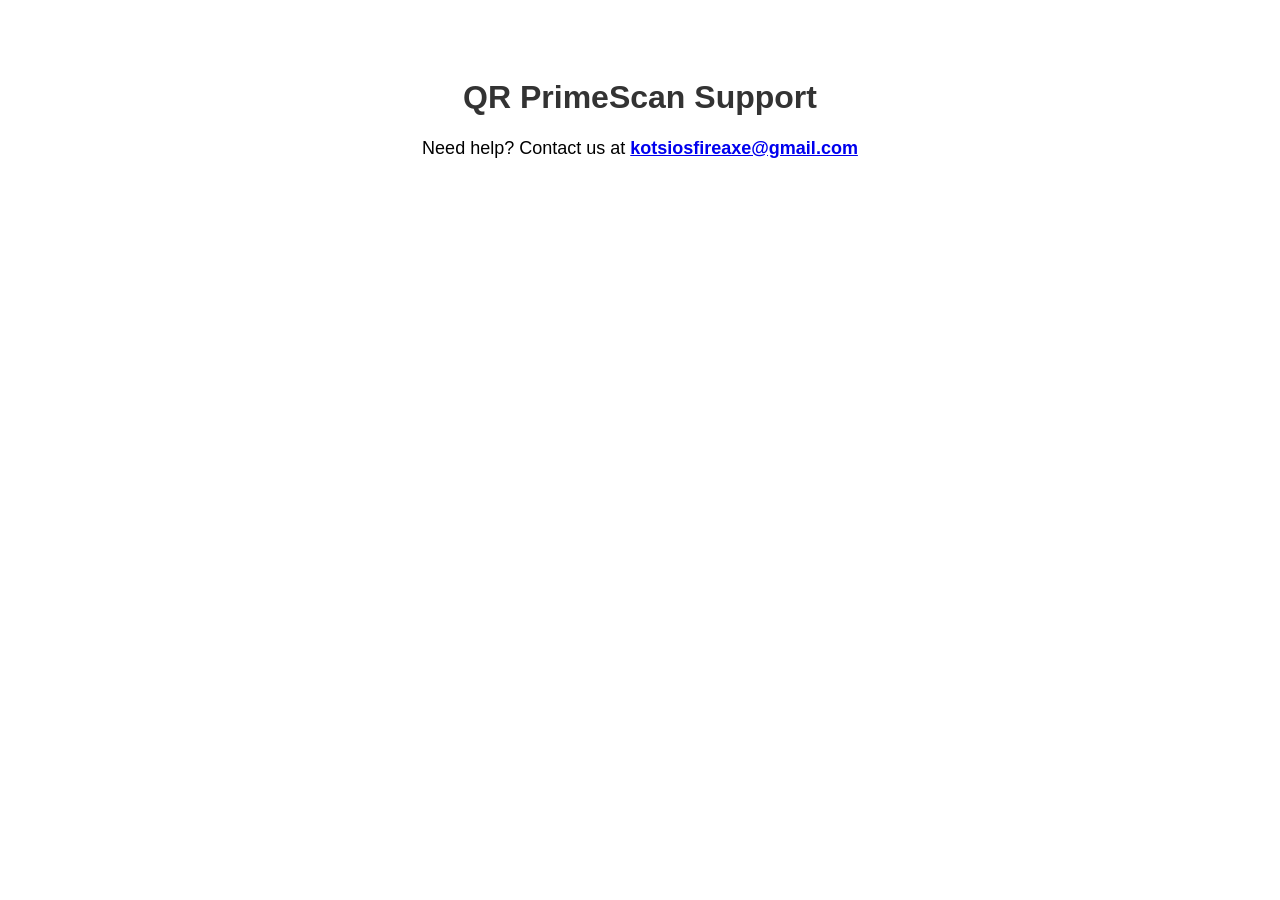
<file: index.html>
<!DOCTYPE html>
<html lang="en">
<head>
    <meta charset="UTF-8">
    <meta name="viewport" content="width=device-width, initial-scale=1.0">
    <title>Support - QR PrimeScan</title>
    <style>
        body { font-family: Arial, sans-serif; text-align: center; padding: 50px; }
        h1 { color: #333; }
        p { font-size: 18px; }
    </style>
</head>
<body>
    <h1>QR PrimeScan Support</h1>
    <p>Need help? Contact us at <a href="mailto:kotsiosfireaxe@gmail.com"><strong>kotsiosfireaxe@gmail.com</strong></a></p>
</body>
</html>
</file>
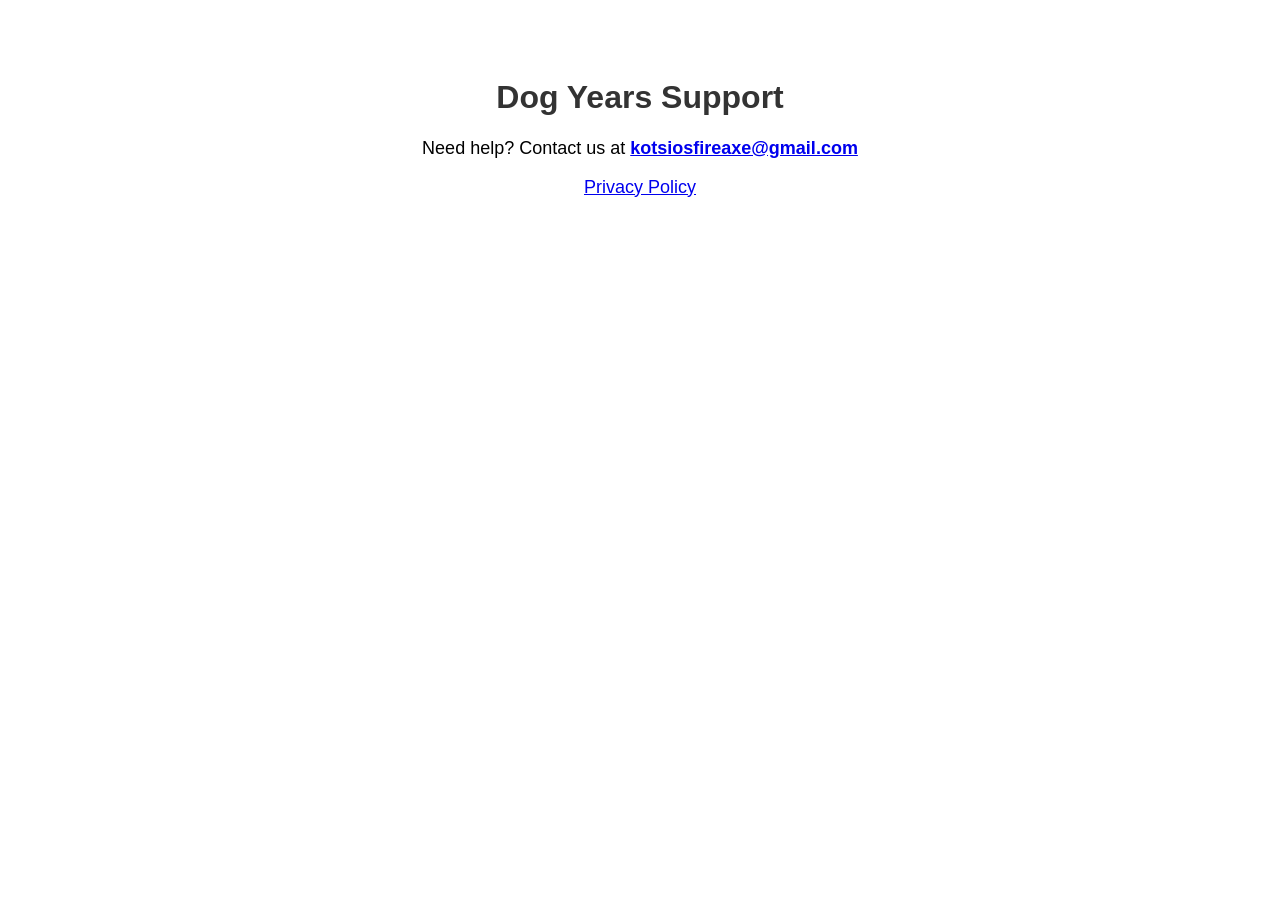
<file: dog-years/index.html>
<!DOCTYPE html>
<html lang="en">
<head>
    <meta charset="UTF-8">
    <meta name="viewport" content="width=device-width, initial-scale=1.0">
    <title>Support - Dog Years</title>
    <style>
        body { font-family: Arial, sans-serif; text-align: center; padding: 50px; }
        h1 { color: #333; }
        p { font-size: 18px; }
    </style>
</head>
<body>
    <h1>Dog Years Support</h1>
    <p>Need help? Contact us at <a href="mailto:kotsiosfireaxe@gmail.com"><strong>kotsiosfireaxe@gmail.com</strong></a></p>
    <p><a href="privacy-policy.html">Privacy Policy</a></p>
</body>
</html>
</file>
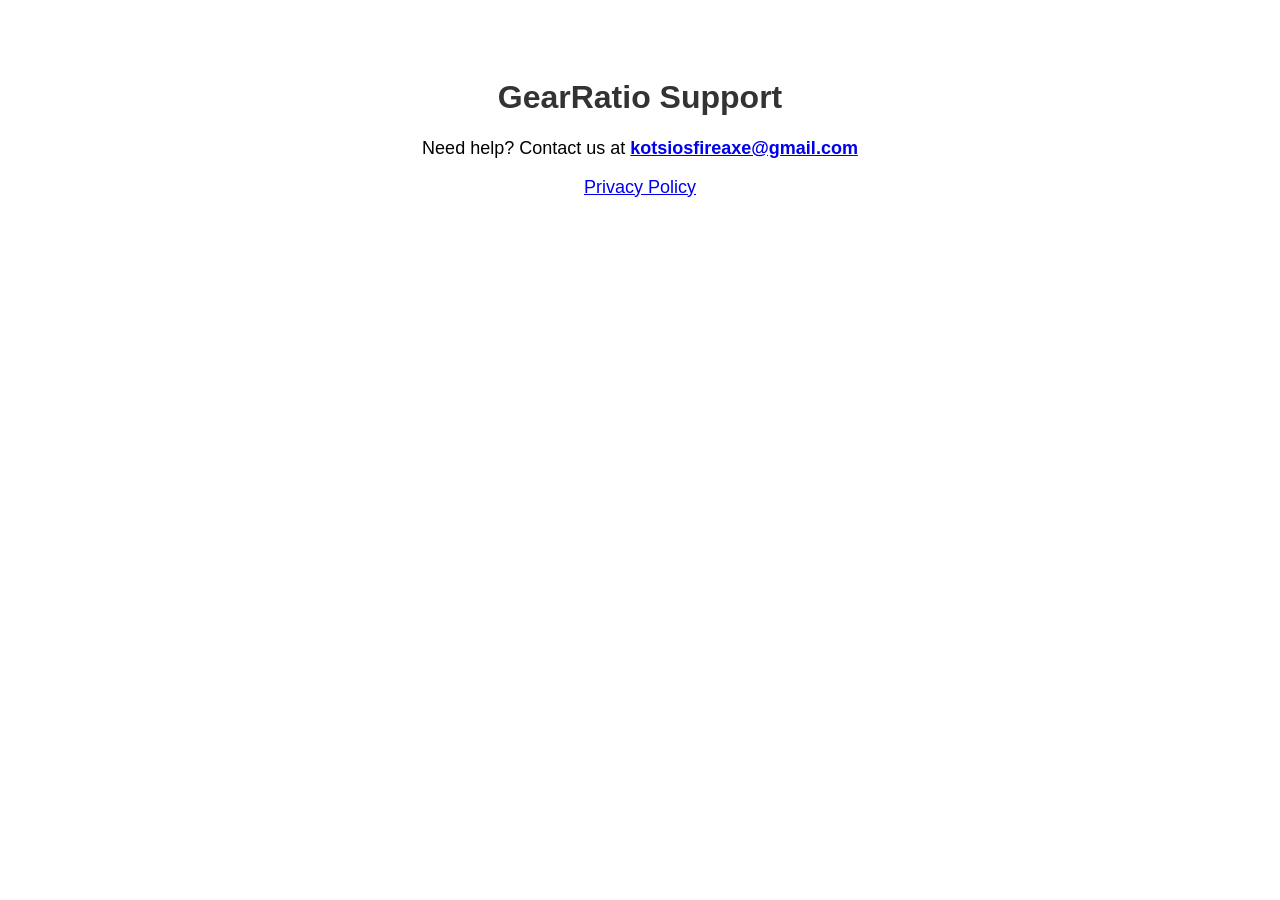
<file: gearratio/index.html>
<!DOCTYPE html>
<html lang="en">
<head>
    <meta charset="UTF-8">
    <meta name="viewport" content="width=device-width, initial-scale=1.0">
    <title>Support - GearRatio</title>
    <style>
        body { font-family: Arial, sans-serif; text-align: center; padding: 50px; }
        h1 { color: #333; }
        p { font-size: 18px; }
    </style>
</head>
<body>
    <h1>GearRatio Support</h1>
    <p>Need help? Contact us at <a href="mailto:kotsiosfireaxe@gmail.com"><strong>kotsiosfireaxe@gmail.com</strong></a></p>
    <p><a href="privacy-policy.html">Privacy Policy</a></p>
</body>
</html>
</file>
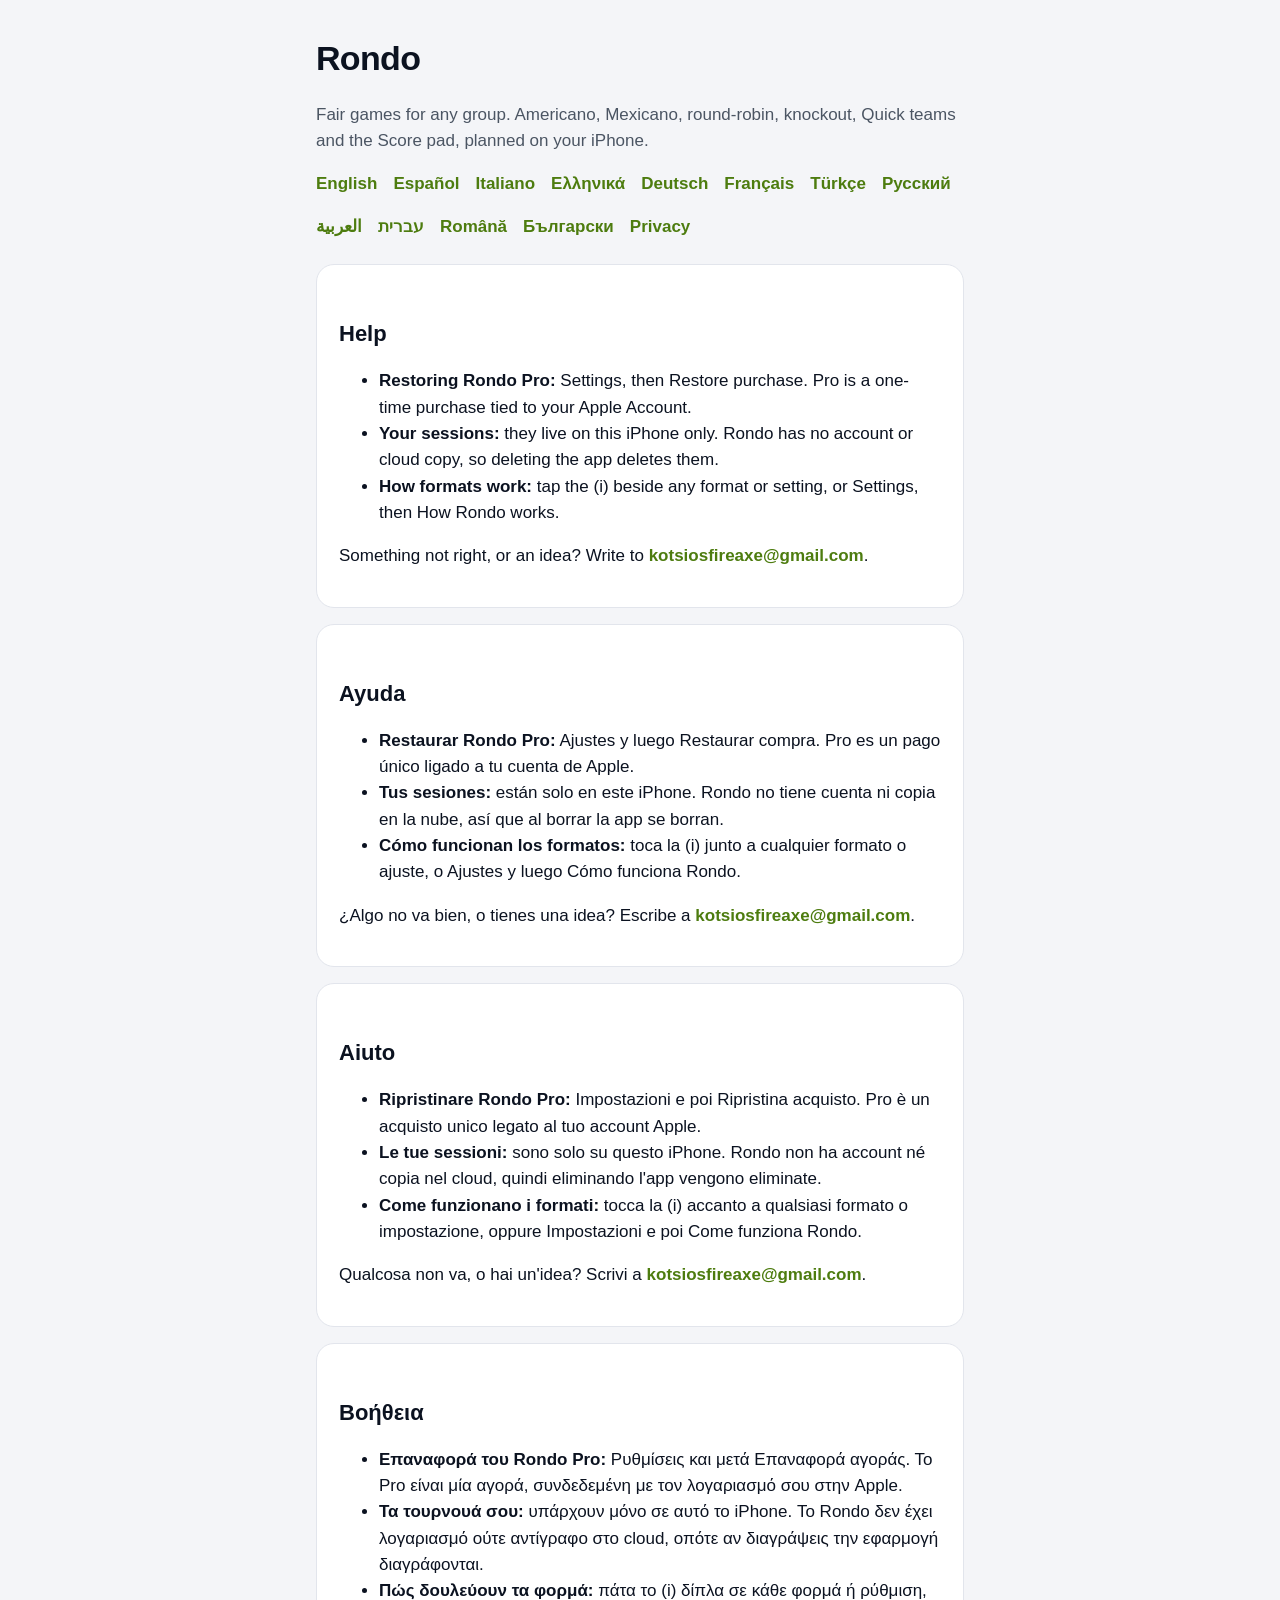
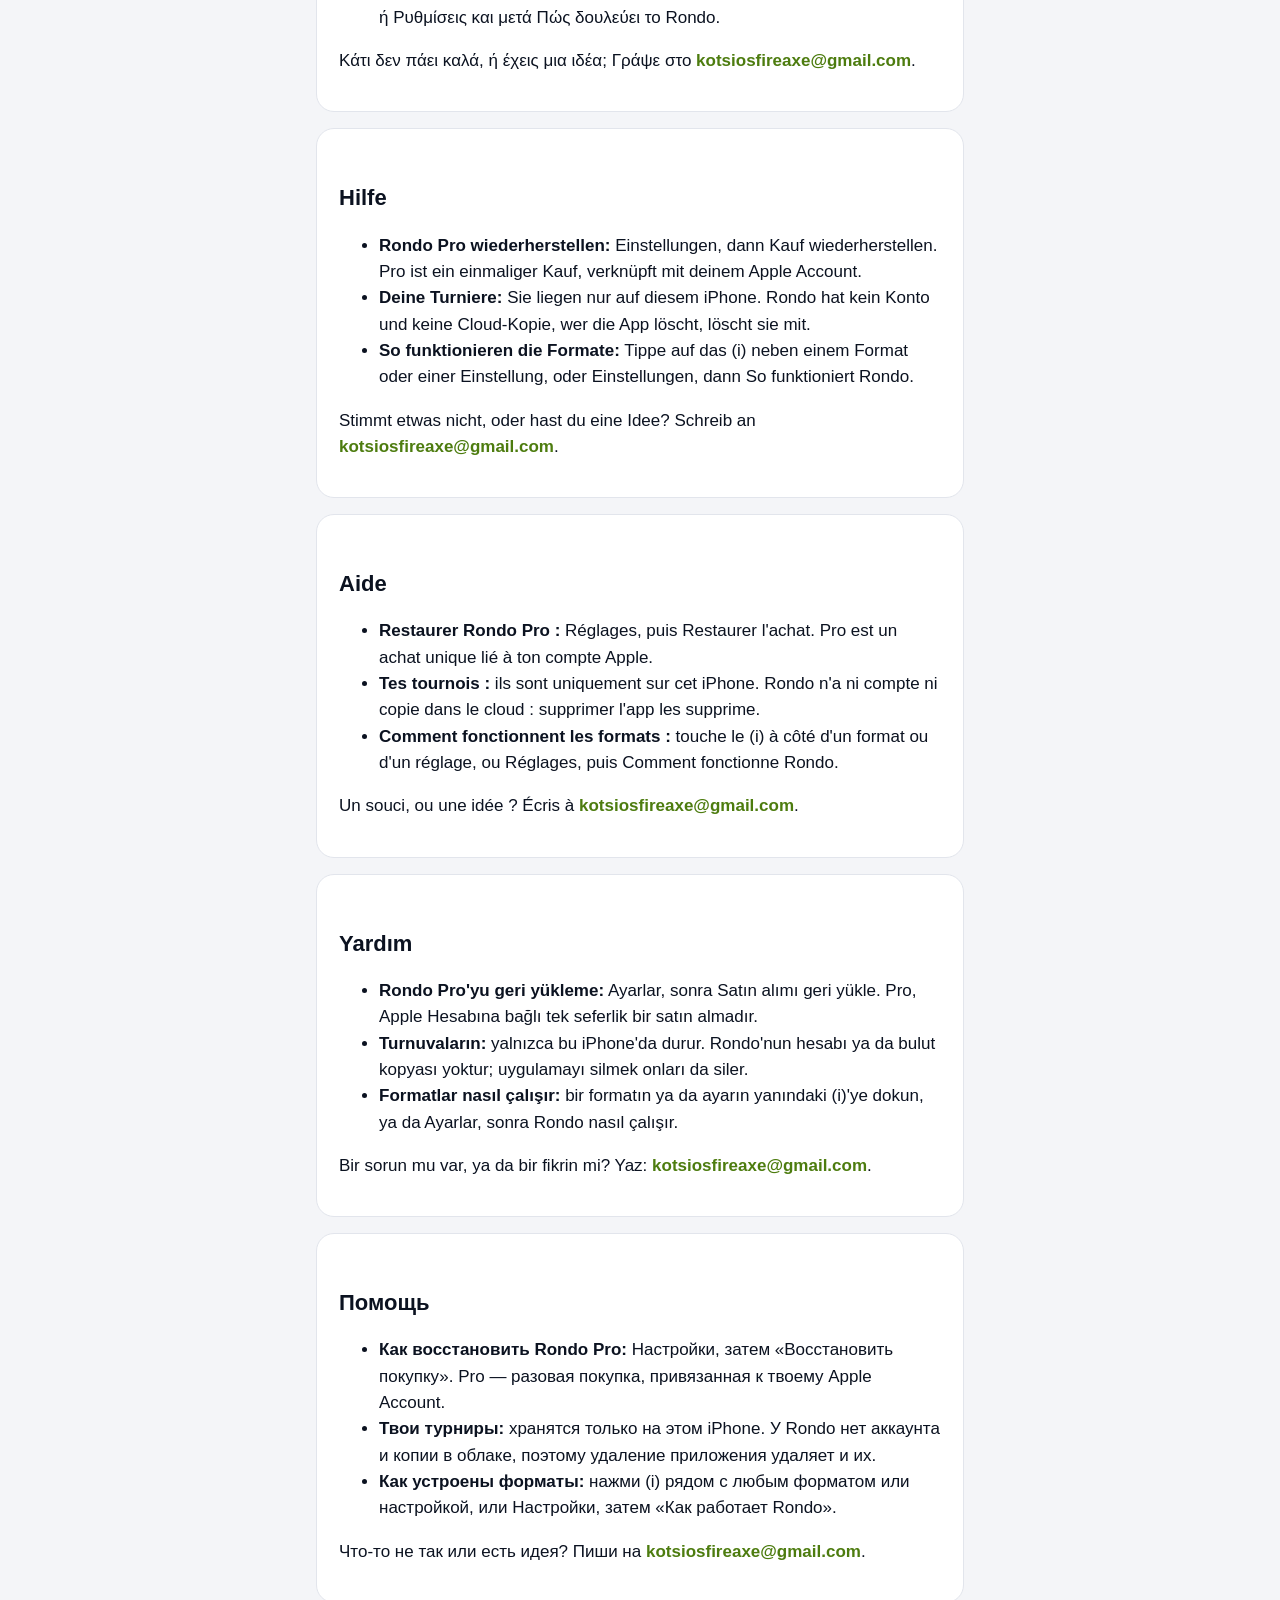
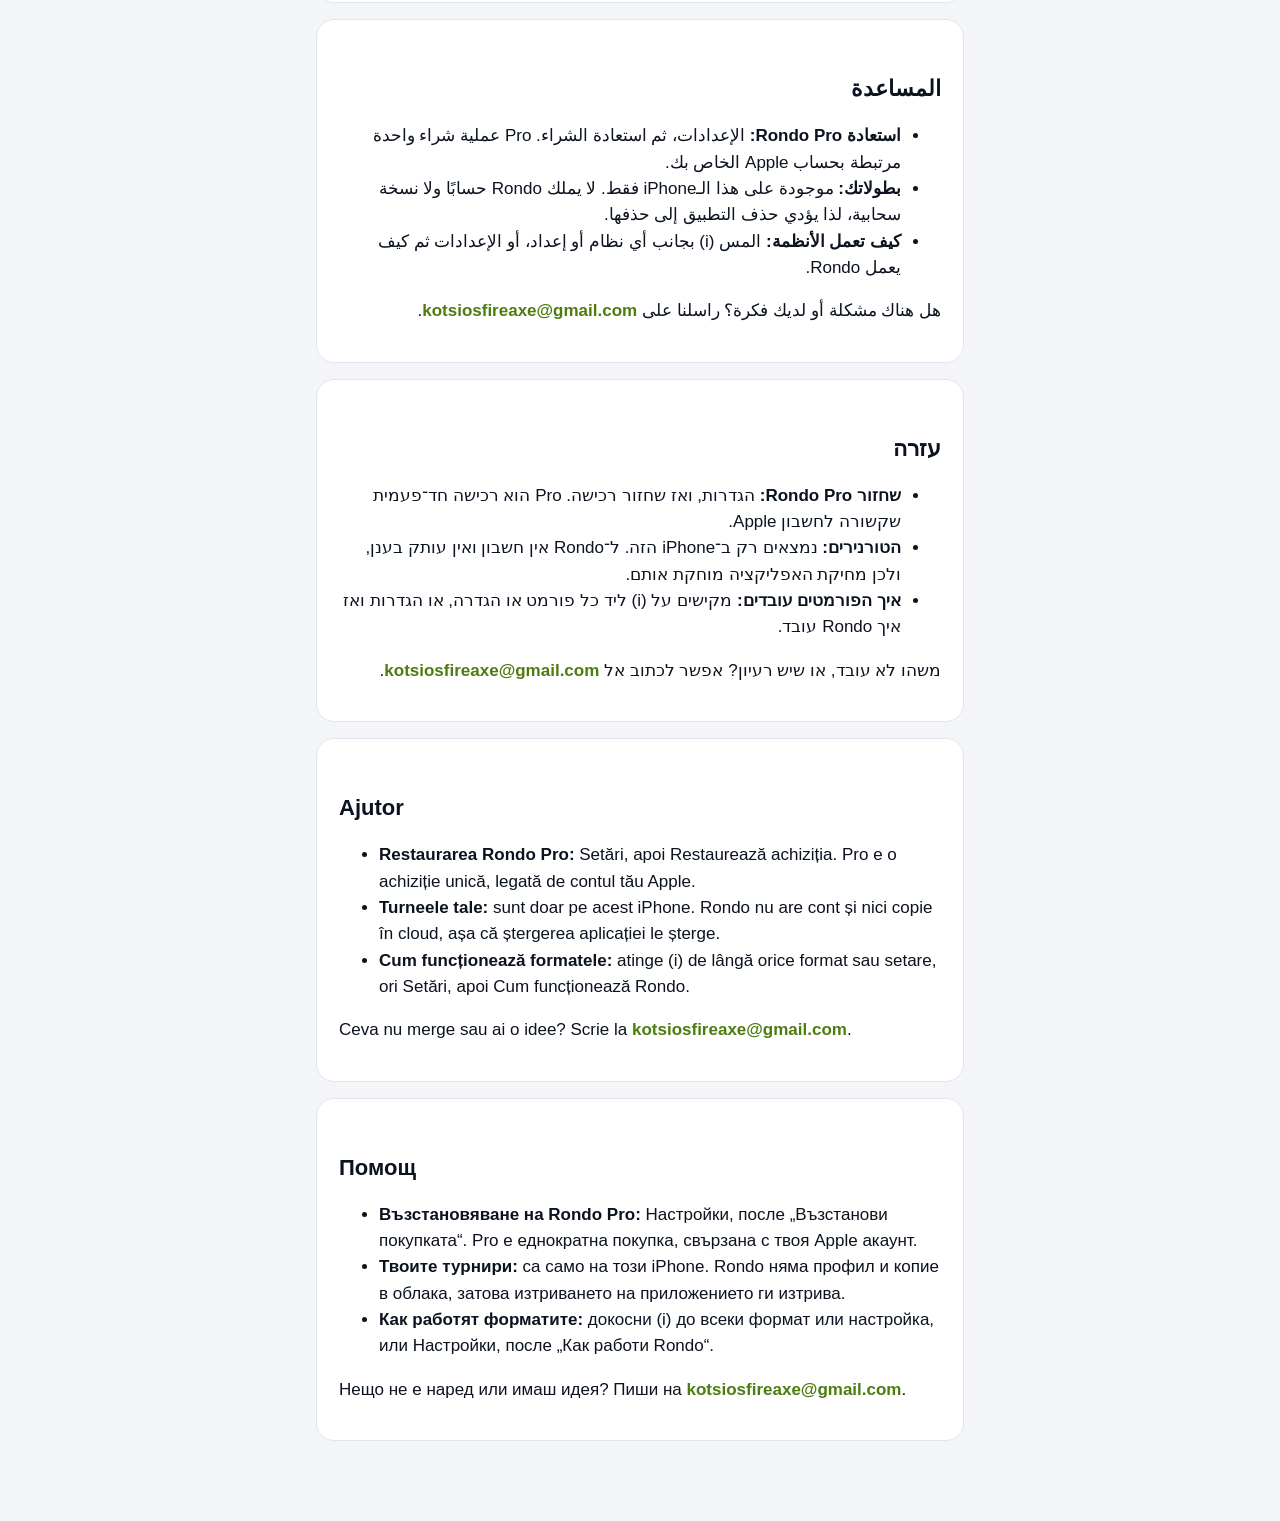
<file: rondo/index.html>
<!doctype html>
<html lang="en">
<head>
<meta charset="utf-8">
<meta name="viewport" content="width=device-width, initial-scale=1">
<title>Rondo Support</title>
<link rel="stylesheet" href="style.css">
</head>
<body>
<main>
<h1>Rondo</h1>
<p class="muted">Fair games for any group. Americano, Mexicano, round-robin, knockout, Quick teams and the Score pad, planned on your iPhone.</p>
<nav><a href="#en">English</a><a href="#es">Español</a><a href="#it">Italiano</a><a href="#el">Ελληνικά</a><a href="#de" lang="de">Deutsch</a><a href="#fr" lang="fr">Français</a><a href="#tr" lang="tr">Türkçe</a><a href="#ru" lang="ru">Русский</a><a href="#ar" lang="ar">العربية</a><a href="#he" lang="he">עברית</a><a href="#ro" lang="ro">Română</a><a href="#bg" lang="bg">Български</a><a href="privacy-policy.html">Privacy</a></nav>

<section id="en" class="card">
<h2>Help</h2>
<ul>
<li><strong>Restoring Rondo Pro:</strong> Settings, then Restore purchase. Pro is a one-time purchase tied to your Apple Account.</li>
<li><strong>Your sessions:</strong> they live on this iPhone only. Rondo has no account or cloud copy, so deleting the app deletes them.</li>
<li><strong>How formats work:</strong> tap the (i) beside any format or setting, or Settings, then How Rondo works.</li>
</ul>
<p>Something not right, or an idea? Write to <a href="mailto:kotsiosfireaxe@gmail.com">kotsiosfireaxe@gmail.com</a>.</p>
</section>

<section id="es" class="card" lang="es">
<h2>Ayuda</h2>
<ul>
<li><strong>Restaurar Rondo Pro:</strong> Ajustes y luego Restaurar compra. Pro es un pago único ligado a tu cuenta de Apple.</li>
<li><strong>Tus sesiones:</strong> están solo en este iPhone. Rondo no tiene cuenta ni copia en la nube, así que al borrar la app se borran.</li>
<li><strong>Cómo funcionan los formatos:</strong> toca la (i) junto a cualquier formato o ajuste, o Ajustes y luego Cómo funciona Rondo.</li>
</ul>
<p>¿Algo no va bien, o tienes una idea? Escribe a <a href="mailto:kotsiosfireaxe@gmail.com">kotsiosfireaxe@gmail.com</a>.</p>
</section>

<section id="it" class="card" lang="it">
<h2>Aiuto</h2>
<ul>
<li><strong>Ripristinare Rondo Pro:</strong> Impostazioni e poi Ripristina acquisto. Pro è un acquisto unico legato al tuo account Apple.</li>
<li><strong>Le tue sessioni:</strong> sono solo su questo iPhone. Rondo non ha account né copia nel cloud, quindi eliminando l'app vengono eliminate.</li>
<li><strong>Come funzionano i formati:</strong> tocca la (i) accanto a qualsiasi formato o impostazione, oppure Impostazioni e poi Come funziona Rondo.</li>
</ul>
<p>Qualcosa non va, o hai un'idea? Scrivi a <a href="mailto:kotsiosfireaxe@gmail.com">kotsiosfireaxe@gmail.com</a>.</p>
</section>

<section id="el" class="card" lang="el">
<h2>Βοήθεια</h2>
<ul>
<li><strong>Επαναφορά του Rondo Pro:</strong> Ρυθμίσεις και μετά Επαναφορά αγοράς. Το Pro είναι μία αγορά, συνδεδεμένη με τον λογαριασμό σου στην Apple.</li>
<li><strong>Τα τουρνουά σου:</strong> υπάρχουν μόνο σε αυτό το iPhone. Το Rondo δεν έχει λογαριασμό ούτε αντίγραφο στο cloud, οπότε αν διαγράψεις την εφαρμογή διαγράφονται.</li>
<li><strong>Πώς δουλεύουν τα φορμά:</strong> πάτα το (i) δίπλα σε κάθε φορμά ή ρύθμιση, ή Ρυθμίσεις και μετά Πώς δουλεύει το Rondo.</li>
</ul>
<p>Κάτι δεν πάει καλά, ή έχεις μια ιδέα; Γράψε στο <a href="mailto:kotsiosfireaxe@gmail.com">kotsiosfireaxe@gmail.com</a>.</p>
</section>
<section id="de" class="card" lang="de">
<h2>Hilfe</h2>
<ul>
<li><strong>Rondo Pro wiederherstellen:</strong> Einstellungen, dann Kauf wiederherstellen. Pro ist ein einmaliger Kauf, verknüpft mit deinem Apple Account.</li>
<li><strong>Deine Turniere:</strong> Sie liegen nur auf diesem iPhone. Rondo hat kein Konto und keine Cloud-Kopie, wer die App löscht, löscht sie mit.</li>
<li><strong>So funktionieren die Formate:</strong> Tippe auf das (i) neben einem Format oder einer Einstellung, oder Einstellungen, dann So funktioniert Rondo.</li>
</ul>
<p>Stimmt etwas nicht, oder hast du eine Idee? Schreib an <a href="mailto:kotsiosfireaxe@gmail.com">kotsiosfireaxe@gmail.com</a>.</p>
</section>

<section id="fr" class="card" lang="fr">
<h2>Aide</h2>
<ul>
<li><strong>Restaurer Rondo Pro :</strong> Réglages, puis Restaurer l'achat. Pro est un achat unique lié à ton compte Apple.</li>
<li><strong>Tes tournois :</strong> ils sont uniquement sur cet iPhone. Rondo n'a ni compte ni copie dans le cloud : supprimer l'app les supprime.</li>
<li><strong>Comment fonctionnent les formats :</strong> touche le (i) à côté d'un format ou d'un réglage, ou Réglages, puis Comment fonctionne Rondo.</li>
</ul>
<p>Un souci, ou une idée ? Écris à <a href="mailto:kotsiosfireaxe@gmail.com">kotsiosfireaxe@gmail.com</a>.</p>
</section>

<section id="tr" class="card" lang="tr">
<h2>Yardım</h2>
<ul>
<li><strong>Rondo Pro'yu geri yükleme:</strong> Ayarlar, sonra Satın alımı geri yükle. Pro, Apple Hesabına bağlı tek seferlik bir satın almadır.</li>
<li><strong>Turnuvaların:</strong> yalnızca bu iPhone'da durur. Rondo'nun hesabı ya da bulut kopyası yoktur; uygulamayı silmek onları da siler.</li>
<li><strong>Formatlar nasıl çalışır:</strong> bir formatın ya da ayarın yanındaki (i)'ye dokun, ya da Ayarlar, sonra Rondo nasıl çalışır.</li>
</ul>
<p>Bir sorun mu var, ya da bir fikrin mi? Yaz: <a href="mailto:kotsiosfireaxe@gmail.com">kotsiosfireaxe@gmail.com</a>.</p>
</section>

<section id="ru" class="card" lang="ru">
<h2>Помощь</h2>
<ul>
<li><strong>Как восстановить Rondo Pro:</strong> Настройки, затем «Восстановить покупку». Pro — разовая покупка, привязанная к твоему Apple Account.</li>
<li><strong>Твои турниры:</strong> хранятся только на этом iPhone. У Rondo нет аккаунта и копии в облаке, поэтому удаление приложения удаляет и их.</li>
<li><strong>Как устроены форматы:</strong> нажми (i) рядом с любым форматом или настройкой, или Настройки, затем «Как работает Rondo».</li>
</ul>
<p>Что-то не так или есть идея? Пиши на <a href="mailto:kotsiosfireaxe@gmail.com">kotsiosfireaxe@gmail.com</a>.</p>
</section>

<section id="ar" class="card" lang="ar" dir="rtl">
<h2>المساعدة</h2>
<ul>
<li><strong>استعادة Rondo Pro:</strong> الإعدادات، ثم استعادة الشراء. Pro عملية شراء واحدة مرتبطة بحساب Apple الخاص بك.</li>
<li><strong>بطولاتك:</strong> موجودة على هذا الـiPhone فقط. لا يملك Rondo حسابًا ولا نسخة سحابية، لذا يؤدي حذف التطبيق إلى حذفها.</li>
<li><strong>كيف تعمل الأنظمة:</strong> المس (i) بجانب أي نظام أو إعداد، أو الإعدادات ثم كيف يعمل Rondo.</li>
</ul>
<p>هل هناك مشكلة أو لديك فكرة؟ راسلنا على <a href="mailto:kotsiosfireaxe@gmail.com">kotsiosfireaxe@gmail.com</a>.</p>
</section>

<section id="he" class="card" lang="he" dir="rtl">
<h2>עזרה</h2>
<ul>
<li><strong>שחזור Rondo Pro:</strong> הגדרות, ואז שחזור רכישה. Pro הוא רכישה חד־פעמית שקשורה לחשבון Apple.</li>
<li><strong>הטורנירים:</strong> נמצאים רק ב־iPhone הזה. ל־Rondo אין חשבון ואין עותק בענן, ולכן מחיקת האפליקציה מוחקת אותם.</li>
<li><strong>איך הפורמטים עובדים:</strong> מקישים על (i) ליד כל פורמט או הגדרה, או הגדרות ואז איך Rondo עובד.</li>
</ul>
<p>משהו לא עובד, או שיש רעיון? אפשר לכתוב אל <a href="mailto:kotsiosfireaxe@gmail.com">kotsiosfireaxe@gmail.com</a>.</p>
</section>

<section id="ro" class="card" lang="ro">
<h2>Ajutor</h2>
<ul>
<li><strong>Restaurarea Rondo Pro:</strong> Setări, apoi Restaurează achiziția. Pro e o achiziție unică, legată de contul tău Apple.</li>
<li><strong>Turneele tale:</strong> sunt doar pe acest iPhone. Rondo nu are cont și nici copie în cloud, așa că ștergerea aplicației le șterge.</li>
<li><strong>Cum funcționează formatele:</strong> atinge (i) de lângă orice format sau setare, ori Setări, apoi Cum funcționează Rondo.</li>
</ul>
<p>Ceva nu merge sau ai o idee? Scrie la <a href="mailto:kotsiosfireaxe@gmail.com">kotsiosfireaxe@gmail.com</a>.</p>
</section>

<section id="bg" class="card" lang="bg">
<h2>Помощ</h2>
<ul>
<li><strong>Възстановяване на Rondo Pro:</strong> Настройки, после „Възстанови покупката“. Pro е еднократна покупка, свързана с твоя Apple акаунт.</li>
<li><strong>Твоите турнири:</strong> са само на този iPhone. Rondo няма профил и копие в облака, затова изтриването на приложението ги изтрива.</li>
<li><strong>Как работят форматите:</strong> докосни (i) до всеки формат или настройка, или Настройки, после „Как работи Rondo“.</li>
</ul>
<p>Нещо не е наред или имаш идея? Пиши на <a href="mailto:kotsiosfireaxe@gmail.com">kotsiosfireaxe@gmail.com</a>.</p>
</section>
</main>
</body>
</html>
</file>
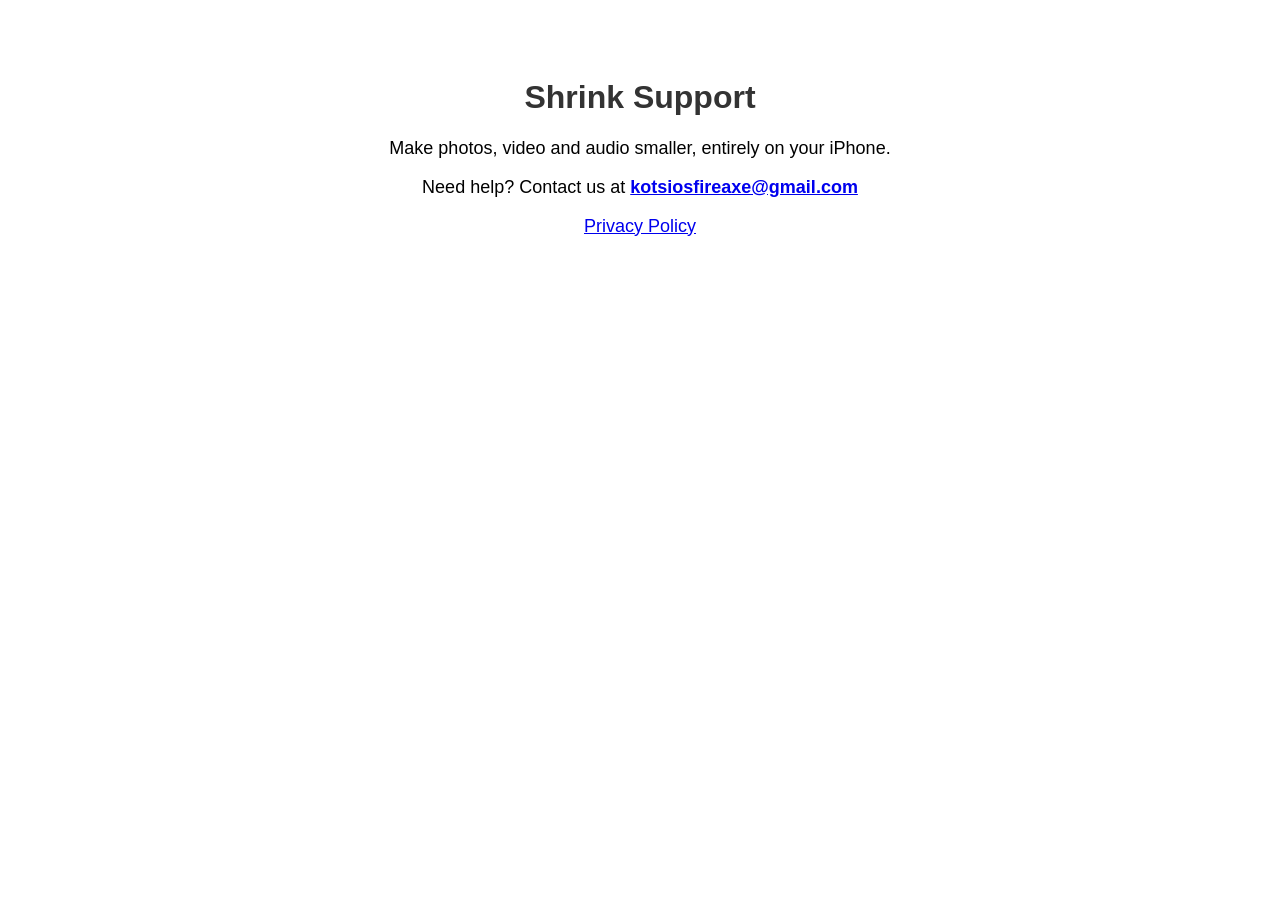
<file: shrink/index.html>
<!DOCTYPE html>
<html lang="en">
<head>
    <meta charset="UTF-8">
    <meta name="viewport" content="width=device-width, initial-scale=1.0">
    <title>Support - Shrink</title>
    <style>
        body { font-family: Arial, sans-serif; text-align: center; padding: 50px; }
        h1 { color: #333; }
        p { font-size: 18px; }
    </style>
</head>
<body>
    <h1>Shrink Support</h1>
    <p>Make photos, video and audio smaller, entirely on your iPhone.</p>
    <p>Need help? Contact us at <a href="mailto:kotsiosfireaxe@gmail.com"><strong>kotsiosfireaxe@gmail.com</strong></a></p>
    <p><a href="privacy-policy.html">Privacy Policy</a></p>
</body>
</html>
</file>
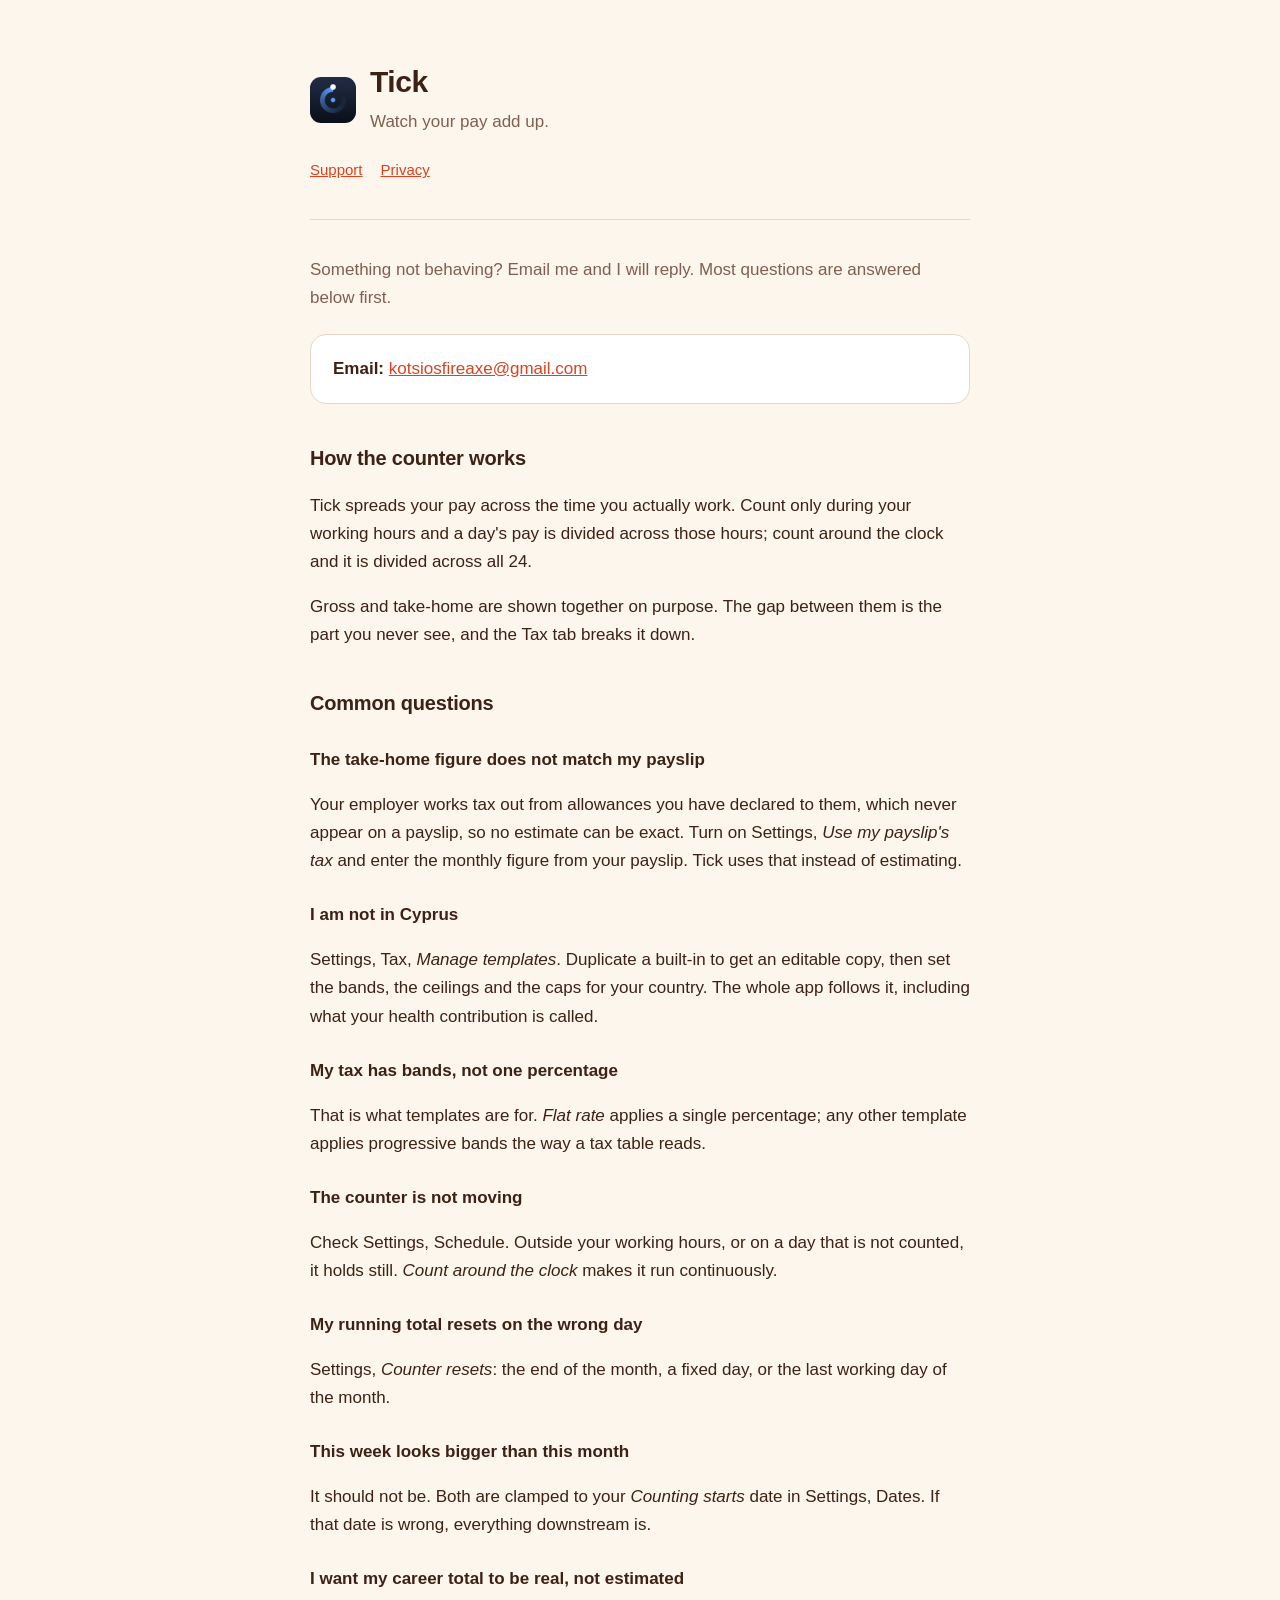
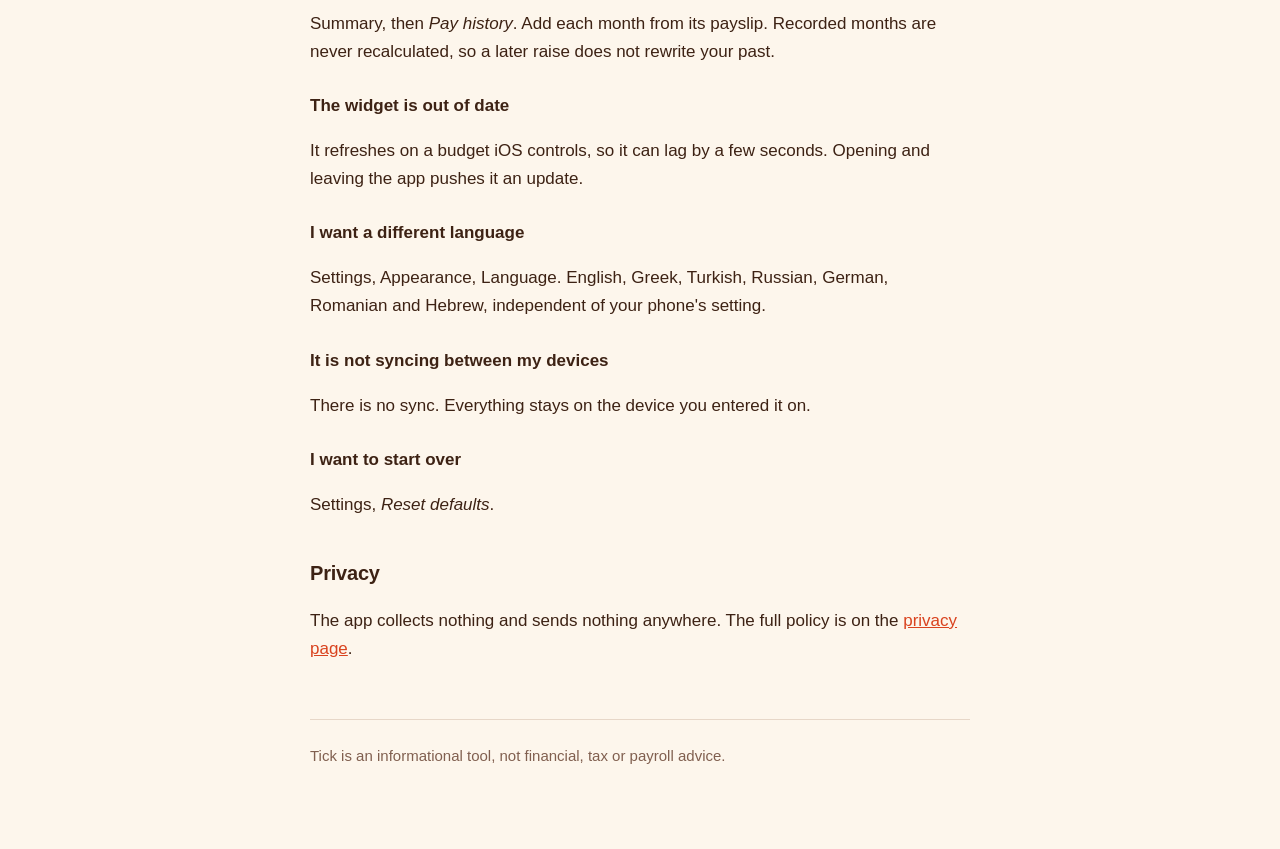
<file: tick/index.html>
<!doctype html>
<html lang="en">
<head>
<meta charset="utf-8">
<meta name="viewport" content="width=device-width, initial-scale=1">
<title>Tick: Live Salary Counter — Support</title>
<meta name="description" content="Help and contact for the Tick live salary counter iPhone app.">

<style>
:root {
  --bg: #fdf6ec;
  --surface: #ffffff;
  --ink: #3d2214;
  --muted: #805f4f;
  --line: #e7d7c8;
  --accent: #d9431f;
}
@media (prefers-color-scheme: dark) {
  :root {
    --bg: #171110;
    --surface: #211917;
    --ink: #f0e5de;
    --muted: #b09a8e;
    --line: #342723;
    --accent: #ff8a5c;
  }
}
* { box-sizing: border-box; }
body {
  margin: 0;
  padding: 0 20px 80px;
  background: var(--bg);
  color: var(--ink);
  font: 17px/1.65 -apple-system, BlinkMacSystemFont, "Segoe UI", Roboto, Helvetica, Arial, sans-serif;
  -webkit-font-smoothing: antialiased;
}
.wrap { max-width: 660px; margin: 0 auto; }
header { padding: 64px 0 36px; border-bottom: 1px solid var(--line); margin-bottom: 36px; }
.brand { display: flex; align-items: center; gap: 14px; }
h1 { font-size: 30px; line-height: 1.2; margin: 0; letter-spacing: -0.015em; }
.tag { color: var(--muted); margin: 8px 0 0; }
h2 { font-size: 20px; margin: 38px 0 10px; letter-spacing: -0.01em; }
h3 { font-size: 17px; margin: 26px 0 6px; }
p, li { color: var(--ink); }
.lede { color: var(--muted); }
a { color: var(--accent); }
ul { padding-left: 20px; }
li { margin: 6px 0; }
.card {
  background: var(--surface);
  border: 1px solid var(--line);
  border-radius: 16px;
  padding: 20px 22px;
  margin: 22px 0;
}
nav { margin-top: 22px; display: flex; gap: 18px; font-size: 15px; }
footer {
  margin-top: 56px; padding-top: 24px;
  border-top: 1px solid var(--line);
  color: var(--muted); font-size: 15px;
}
</style>
</head>
<body>
  <div class="wrap">
    <header>
      <div class="brand">
        <img src="[data-uri]" alt="" width="46" height="46" style="border-radius:11px;flex:none">
        <div>
          <h1>Tick</h1>
          <p class="tag">Watch your pay add up.</p>
        </div>
      </div>
      <nav><a href="index.html">Support</a><a href="privacy-policy.html">Privacy</a></nav>
    </header>
    <p class="lede">Something not behaving? Email me and I will reply. Most
    questions are answered below first.</p>

    <div class="card">
      <strong>Email:</strong> <a href="mailto:kotsiosfireaxe@gmail.com">kotsiosfireaxe@gmail.com</a>
    </div>

    <h2>How the counter works</h2>
    <p>Tick spreads your pay across the time you actually work. Count only
    during your working hours and a day's pay is divided across those hours;
    count around the clock and it is divided across all 24.</p>
    <p>Gross and take-home are shown together on purpose. The gap between them
    is the part you never see, and the Tax tab breaks it down.</p>

    <h2>Common questions</h2>

    <h3>The take-home figure does not match my payslip</h3>
    <p>Your employer works tax out from allowances you have declared to them,
    which never appear on a payslip, so no estimate can be exact. Turn on
    Settings, <em>Use my payslip's tax</em> and enter the monthly figure from
    your payslip. Tick uses that instead of estimating.</p>

    <h3>I am not in Cyprus</h3>
    <p>Settings, Tax, <em>Manage templates</em>. Duplicate a built-in to get an
    editable copy, then set the bands, the ceilings and the caps for your
    country. The whole app follows it, including what your health contribution
    is called.</p>

    <h3>My tax has bands, not one percentage</h3>
    <p>That is what templates are for. <em>Flat rate</em> applies a single
    percentage; any other template applies progressive bands the way a tax
    table reads.</p>

    <h3>The counter is not moving</h3>
    <p>Check Settings, Schedule. Outside your working hours, or on a day that
    is not counted, it holds still. <em>Count around the clock</em> makes it
    run continuously.</p>

    <h3>My running total resets on the wrong day</h3>
    <p>Settings, <em>Counter resets</em>: the end of the month, a fixed day, or
    the last working day of the month.</p>

    <h3>This week looks bigger than this month</h3>
    <p>It should not be. Both are clamped to your <em>Counting starts</em> date
    in Settings, Dates. If that date is wrong, everything downstream is.</p>

    <h3>I want my career total to be real, not estimated</h3>
    <p>Summary, then <em>Pay history</em>. Add each month from its payslip.
    Recorded months are never recalculated, so a later raise does not rewrite
    your past.</p>

    <h3>The widget is out of date</h3>
    <p>It refreshes on a budget iOS controls, so it can lag by a few seconds.
    Opening and leaving the app pushes it an update.</p>

    <h3>I want a different language</h3>
    <p>Settings, Appearance, Language. English, Greek, Turkish, Russian,
    German, Romanian and Hebrew, independent of your phone's setting.</p>

    <h3>It is not syncing between my devices</h3>
    <p>There is no sync. Everything stays on the device you entered it on.</p>

    <h3>I want to start over</h3>
    <p>Settings, <em>Reset defaults</em>.</p>

    <h2>Privacy</h2>
    <p>The app collects nothing and sends nothing anywhere. The full policy is
    on the <a href="privacy-policy.html">privacy page</a>.</p>

    <footer>
      Tick is an informational tool, not financial, tax or payroll advice.
    </footer>
  </div>
</body>
</html>
</file>
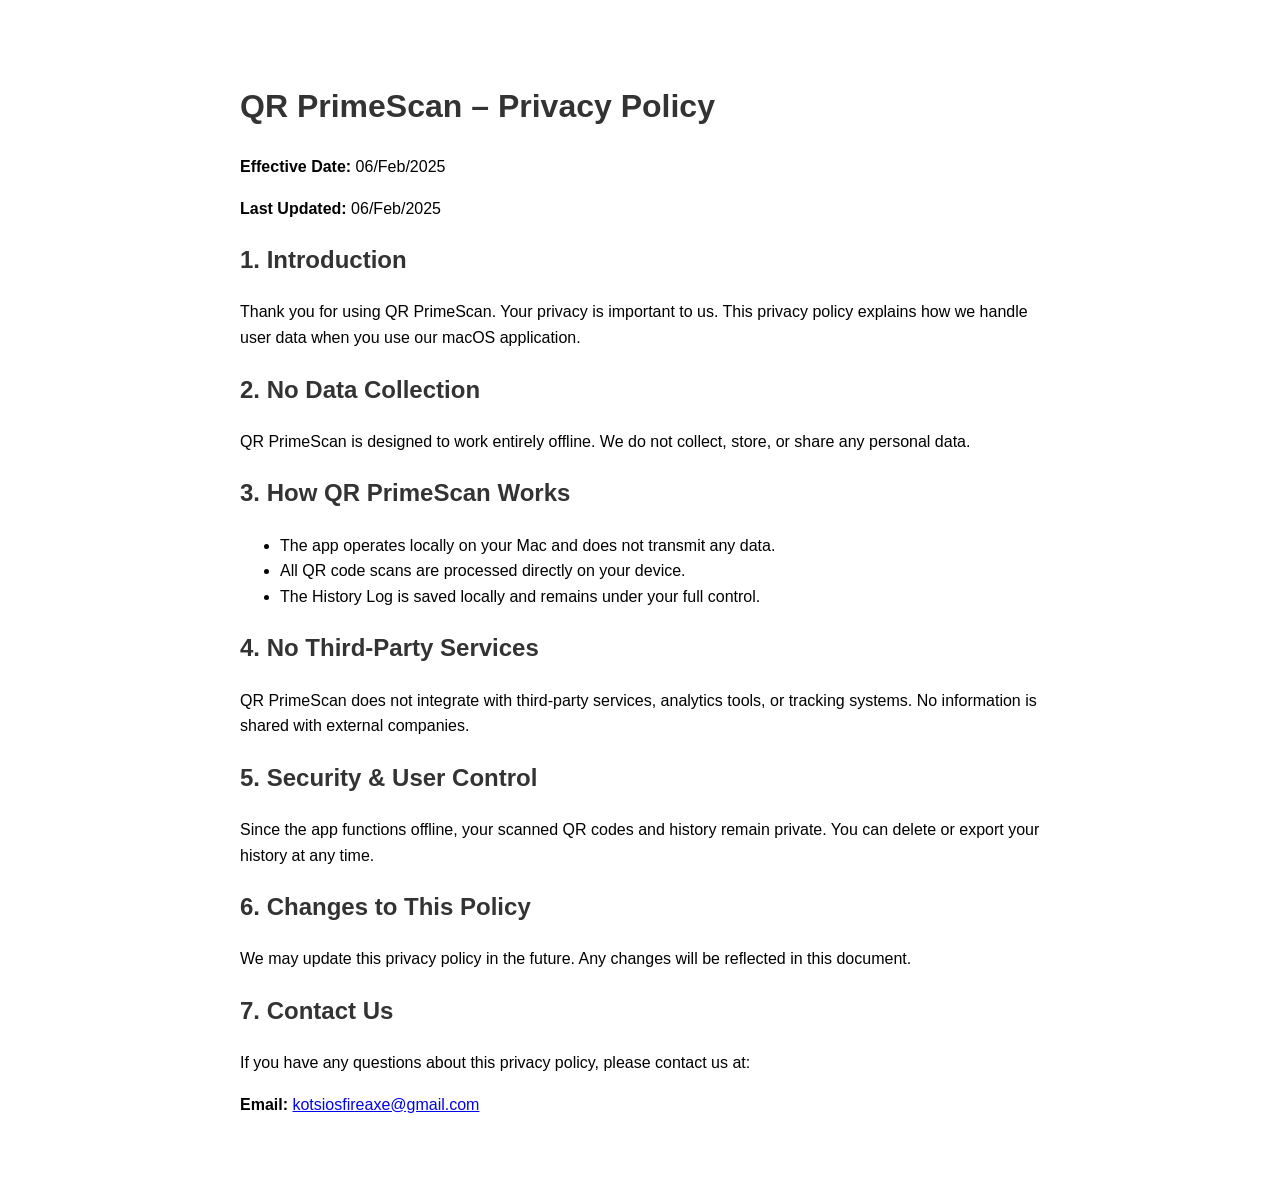
<file: privacy-policy.html>
<!DOCTYPE html>
<html lang="en">
<head>
    <meta charset="UTF-8">
    <meta name="viewport" content="width=device-width, initial-scale=1.0">
    <title>Privacy Policy – QR PrimeScan</title>
    <style>
        body { font-family: Arial, sans-serif; max-width: 800px; margin: 40px auto; padding: 20px; line-height: 1.6; }
        h1, h2 { color: #333; }
    </style>
</head>
<body>
    <h1>QR PrimeScan – Privacy Policy</h1>
    <p><strong>Effective Date:</strong> 06/Feb/2025</p>
    <p><strong>Last Updated:</strong> 06/Feb/2025</p>

    <h2>1. Introduction</h2>
    <p>Thank you for using QR PrimeScan. Your privacy is important to us. This privacy policy explains how we handle user data when you use our macOS application.</p>

    <h2>2. No Data Collection</h2>
    <p>QR PrimeScan is designed to work entirely offline. We do not collect, store, or share any personal data.</p>

    <h2>3. How QR PrimeScan Works</h2>
    <ul>
        <li>The app operates locally on your Mac and does not transmit any data.</li>
        <li>All QR code scans are processed directly on your device.</li>
        <li>The History Log is saved locally and remains under your full control.</li>
    </ul>

    <h2>4. No Third-Party Services</h2>
    <p>QR PrimeScan does not integrate with third-party services, analytics tools, or tracking systems. No information is shared with external companies.</p>

    <h2>5. Security & User Control</h2>
    <p>Since the app functions offline, your scanned QR codes and history remain private. You can delete or export your history at any time.</p>

    <h2>6. Changes to This Policy</h2>
    <p>We may update this privacy policy in the future. Any changes will be reflected in this document.</p>

    <h2>7. Contact Us</h2>
    <p>If you have any questions about this privacy policy, please contact us at:</p>
    <p><strong>Email:</strong> <a href="mailto:kotsiosfireaxe@gmail.com">kotsiosfireaxe@gmail.com</a></p>
</body>
</html>
</file>
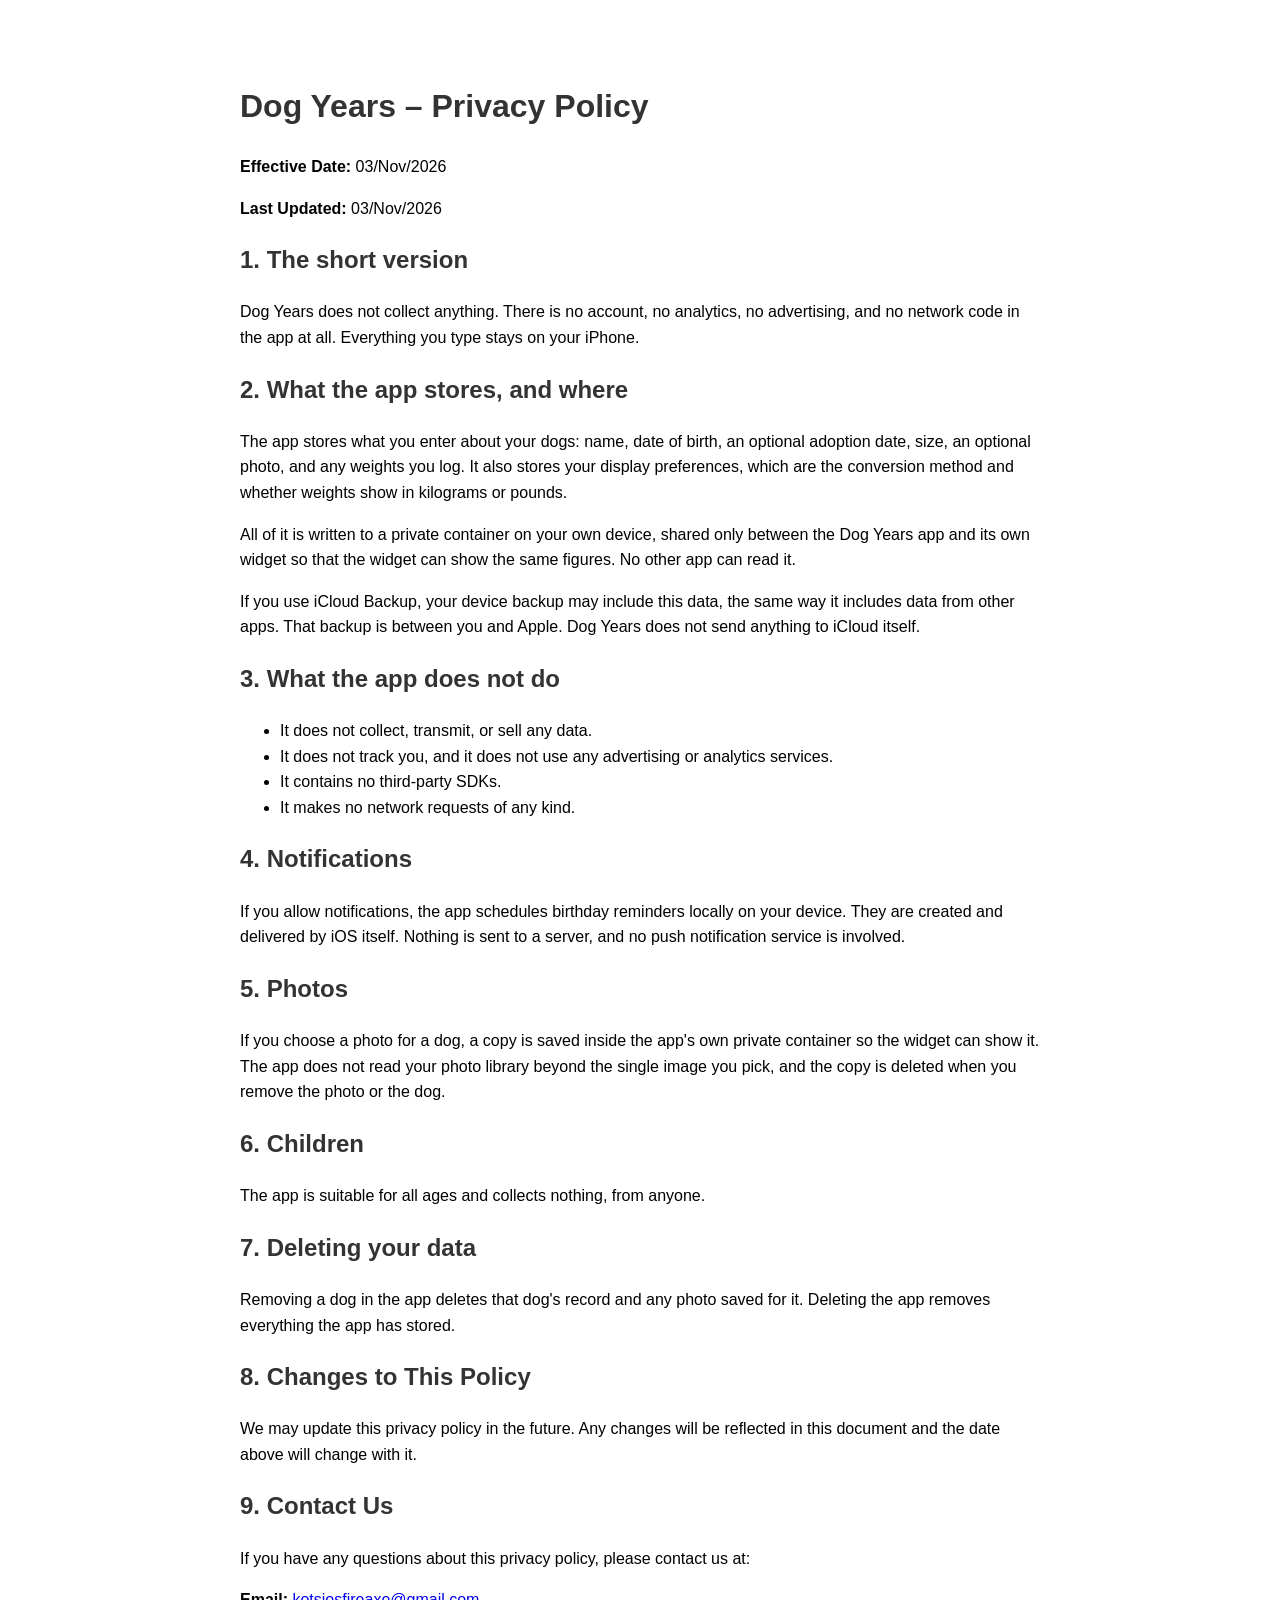
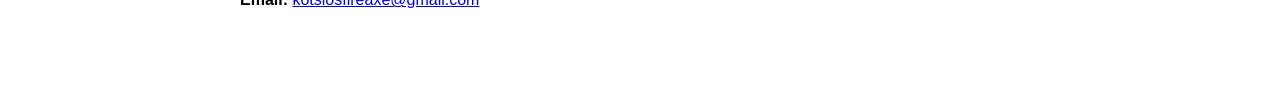
<file: dog-years/privacy-policy.html>
<!DOCTYPE html>
<html lang="en">
<head>
    <meta charset="UTF-8">
    <meta name="viewport" content="width=device-width, initial-scale=1.0">
    <title>Privacy Policy – Dog Years</title>
    <style>
        body { font-family: Arial, sans-serif; max-width: 800px; margin: 40px auto; padding: 20px; line-height: 1.6; }
        h1, h2 { color: #333; }
    </style>
</head>
<body>
    <h1>Dog Years – Privacy Policy</h1>
    <p><strong>Effective Date:</strong> 03/Nov/2026</p>
    <p><strong>Last Updated:</strong> 03/Nov/2026</p>

    <h2>1. The short version</h2>
    <p>Dog Years does not collect anything. There is no account, no analytics, no advertising, and no network code in the app at all. Everything you type stays on your iPhone.</p>

    <h2>2. What the app stores, and where</h2>
    <p>The app stores what you enter about your dogs: name, date of birth, an optional adoption date, size, an optional photo, and any weights you log. It also stores your display preferences, which are the conversion method and whether weights show in kilograms or pounds.</p>
    <p>All of it is written to a private container on your own device, shared only between the Dog Years app and its own widget so that the widget can show the same figures. No other app can read it.</p>
    <p>If you use iCloud Backup, your device backup may include this data, the same way it includes data from other apps. That backup is between you and Apple. Dog Years does not send anything to iCloud itself.</p>

    <h2>3. What the app does not do</h2>
    <ul>
        <li>It does not collect, transmit, or sell any data.</li>
        <li>It does not track you, and it does not use any advertising or analytics services.</li>
        <li>It contains no third-party SDKs.</li>
        <li>It makes no network requests of any kind.</li>
    </ul>

    <h2>4. Notifications</h2>
    <p>If you allow notifications, the app schedules birthday reminders locally on your device. They are created and delivered by iOS itself. Nothing is sent to a server, and no push notification service is involved.</p>

    <h2>5. Photos</h2>
    <p>If you choose a photo for a dog, a copy is saved inside the app's own private container so the widget can show it. The app does not read your photo library beyond the single image you pick, and the copy is deleted when you remove the photo or the dog.</p>

    <h2>6. Children</h2>
    <p>The app is suitable for all ages and collects nothing, from anyone.</p>

    <h2>7. Deleting your data</h2>
    <p>Removing a dog in the app deletes that dog's record and any photo saved for it. Deleting the app removes everything the app has stored.</p>

    <h2>8. Changes to This Policy</h2>
    <p>We may update this privacy policy in the future. Any changes will be reflected in this document and the date above will change with it.</p>

    <h2>9. Contact Us</h2>
    <p>If you have any questions about this privacy policy, please contact us at:</p>
    <p><strong>Email:</strong> <a href="mailto:kotsiosfireaxe@gmail.com">kotsiosfireaxe@gmail.com</a></p>
</body>
</html>
</file>
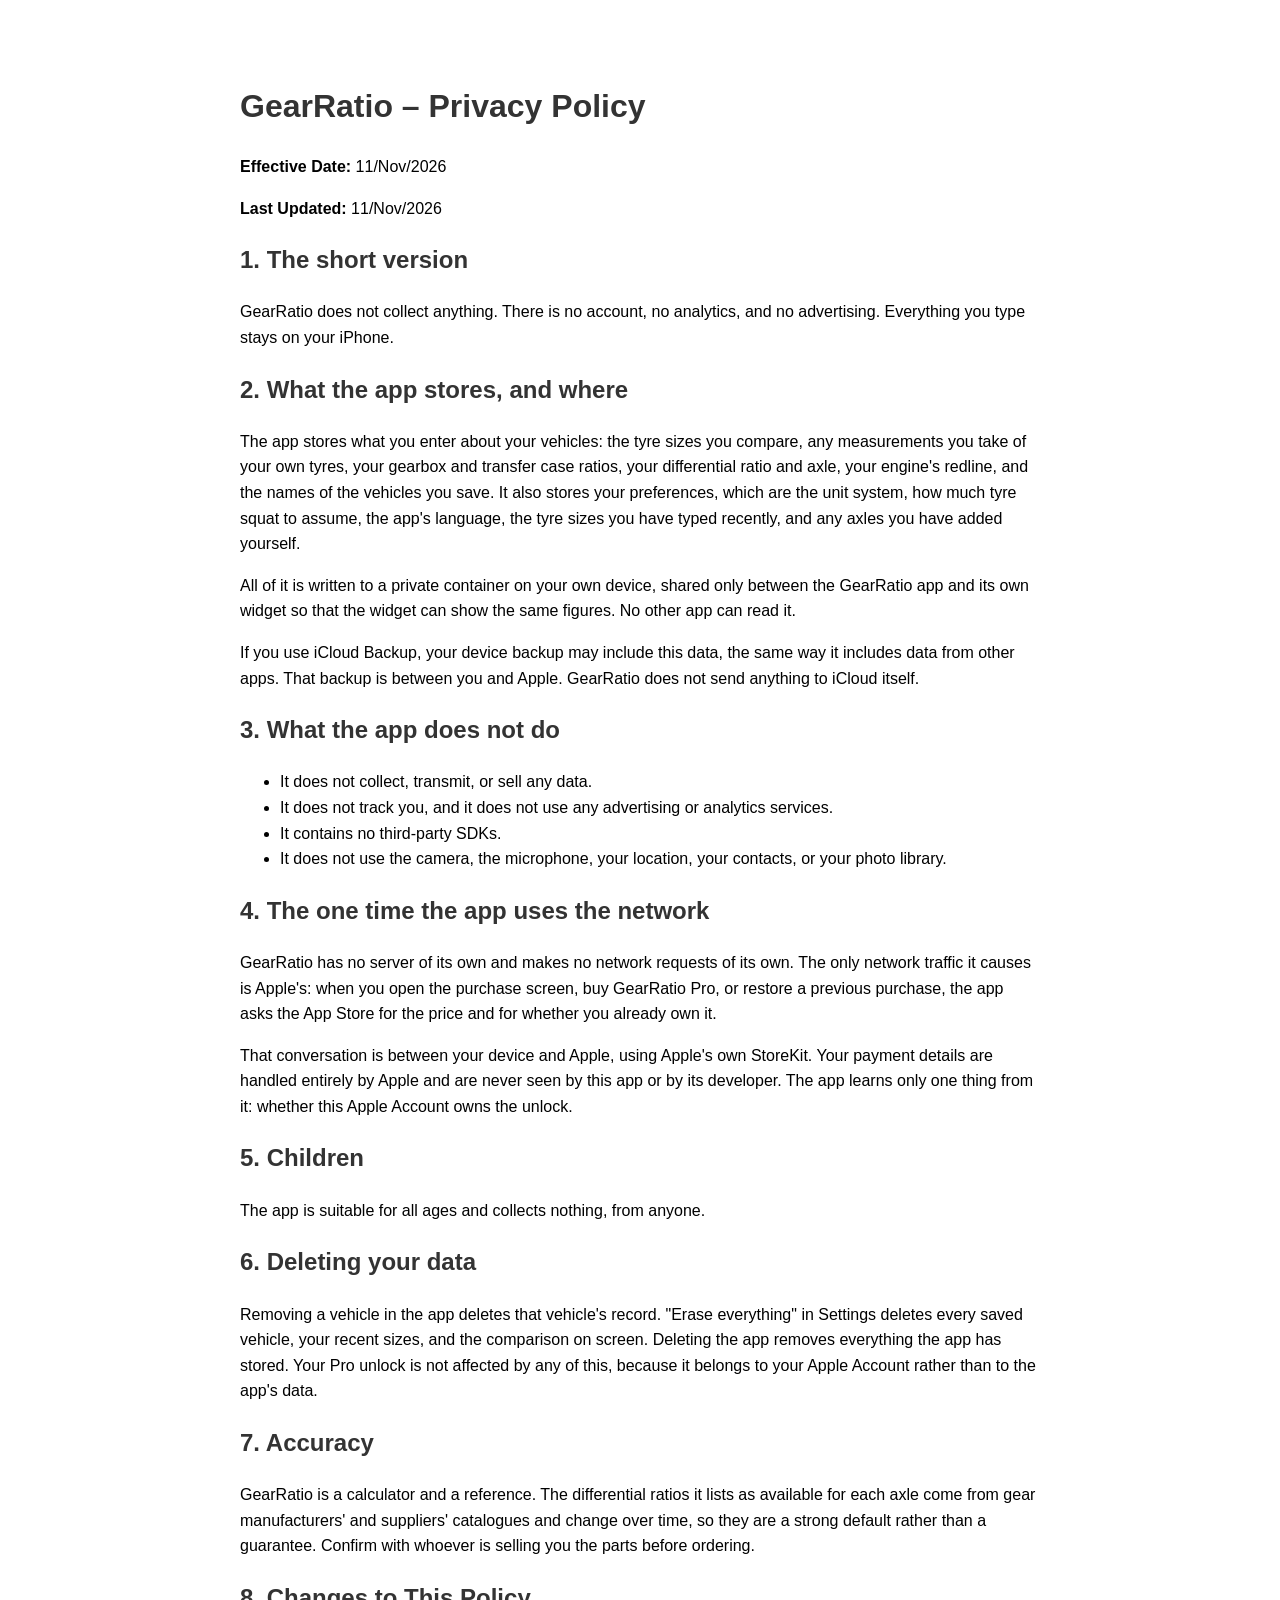
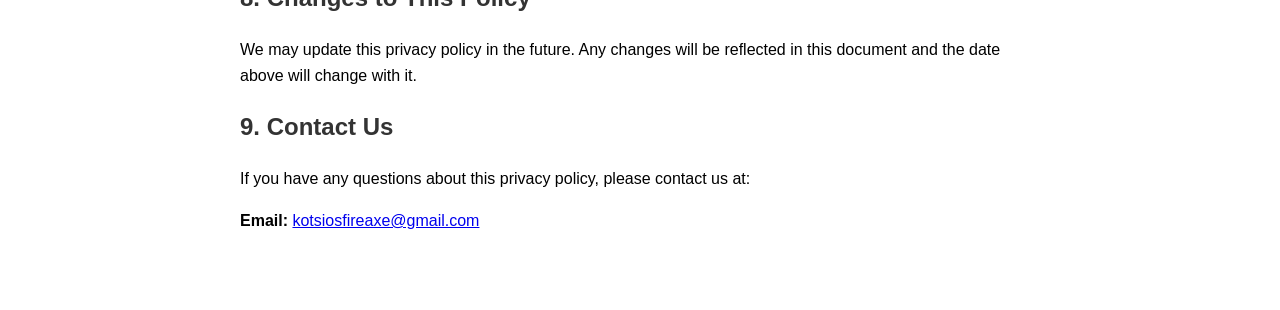
<file: gearratio/privacy-policy.html>
<!DOCTYPE html>
<html lang="en">
<head>
    <meta charset="UTF-8">
    <meta name="viewport" content="width=device-width, initial-scale=1.0">
    <title>Privacy Policy – GearRatio</title>
    <style>
        body { font-family: Arial, sans-serif; max-width: 800px; margin: 40px auto; padding: 20px; line-height: 1.6; }
        h1, h2 { color: #333; }
    </style>
</head>
<body>
    <h1>GearRatio – Privacy Policy</h1>
    <p><strong>Effective Date:</strong> 11/Nov/2026</p>
    <p><strong>Last Updated:</strong> 11/Nov/2026</p>

    <h2>1. The short version</h2>
    <p>GearRatio does not collect anything. There is no account, no analytics, and no advertising. Everything you type stays on your iPhone.</p>

    <h2>2. What the app stores, and where</h2>
    <p>The app stores what you enter about your vehicles: the tyre sizes you compare, any measurements you take of your own tyres, your gearbox and transfer case ratios, your differential ratio and axle, your engine's redline, and the names of the vehicles you save. It also stores your preferences, which are the unit system, how much tyre squat to assume, the app's language, the tyre sizes you have typed recently, and any axles you have added yourself.</p>
    <p>All of it is written to a private container on your own device, shared only between the GearRatio app and its own widget so that the widget can show the same figures. No other app can read it.</p>
    <p>If you use iCloud Backup, your device backup may include this data, the same way it includes data from other apps. That backup is between you and Apple. GearRatio does not send anything to iCloud itself.</p>

    <h2>3. What the app does not do</h2>
    <ul>
        <li>It does not collect, transmit, or sell any data.</li>
        <li>It does not track you, and it does not use any advertising or analytics services.</li>
        <li>It contains no third-party SDKs.</li>
        <li>It does not use the camera, the microphone, your location, your contacts, or your photo library.</li>
    </ul>

    <h2>4. The one time the app uses the network</h2>
    <p>GearRatio has no server of its own and makes no network requests of its own. The only network traffic it causes is Apple's: when you open the purchase screen, buy GearRatio Pro, or restore a previous purchase, the app asks the App Store for the price and for whether you already own it.</p>
    <p>That conversation is between your device and Apple, using Apple's own StoreKit. Your payment details are handled entirely by Apple and are never seen by this app or by its developer. The app learns only one thing from it: whether this Apple Account owns the unlock.</p>

    <h2>5. Children</h2>
    <p>The app is suitable for all ages and collects nothing, from anyone.</p>

    <h2>6. Deleting your data</h2>
    <p>Removing a vehicle in the app deletes that vehicle's record. "Erase everything" in Settings deletes every saved vehicle, your recent sizes, and the comparison on screen. Deleting the app removes everything the app has stored. Your Pro unlock is not affected by any of this, because it belongs to your Apple Account rather than to the app's data.</p>

    <h2>7. Accuracy</h2>
    <p>GearRatio is a calculator and a reference. The differential ratios it lists as available for each axle come from gear manufacturers' and suppliers' catalogues and change over time, so they are a strong default rather than a guarantee. Confirm with whoever is selling you the parts before ordering.</p>

    <h2>8. Changes to This Policy</h2>
    <p>We may update this privacy policy in the future. Any changes will be reflected in this document and the date above will change with it.</p>

    <h2>9. Contact Us</h2>
    <p>If you have any questions about this privacy policy, please contact us at:</p>
    <p><strong>Email:</strong> <a href="mailto:kotsiosfireaxe@gmail.com">kotsiosfireaxe@gmail.com</a></p>
</body>
</html>
</file>
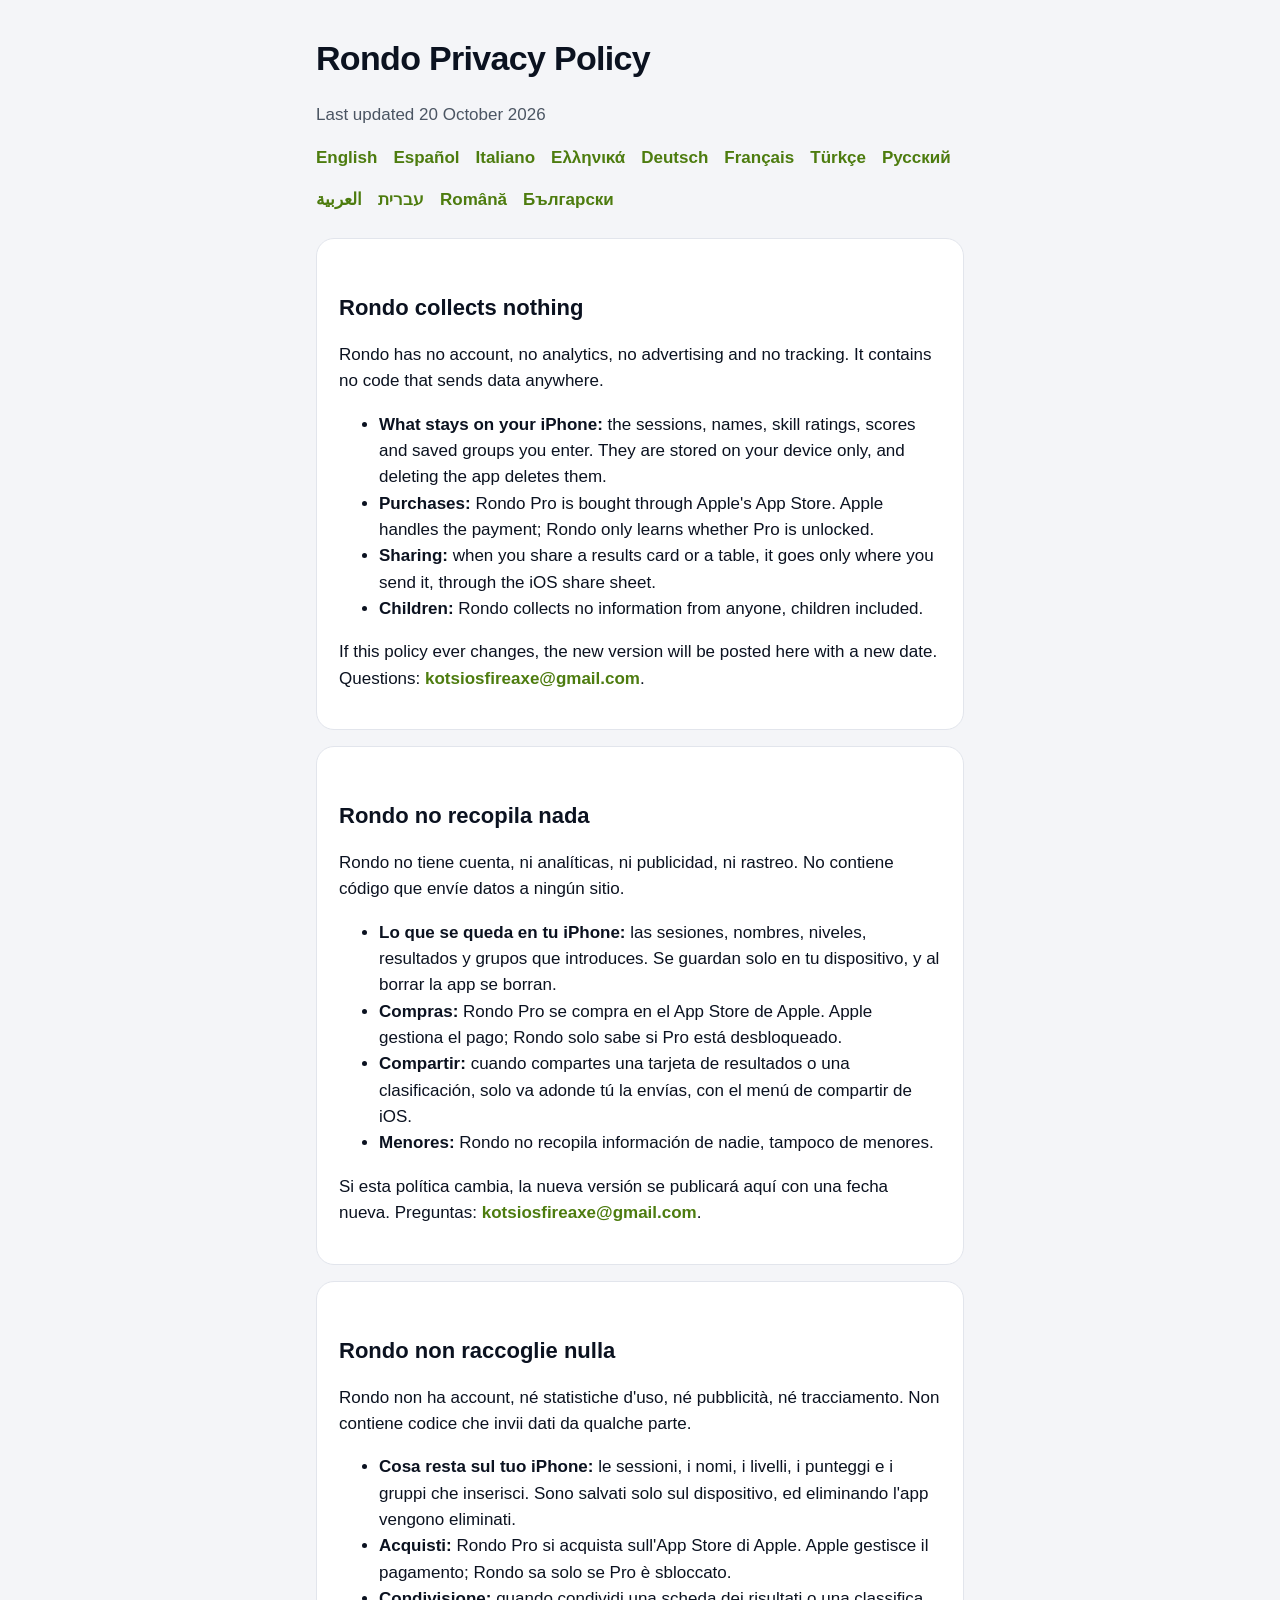
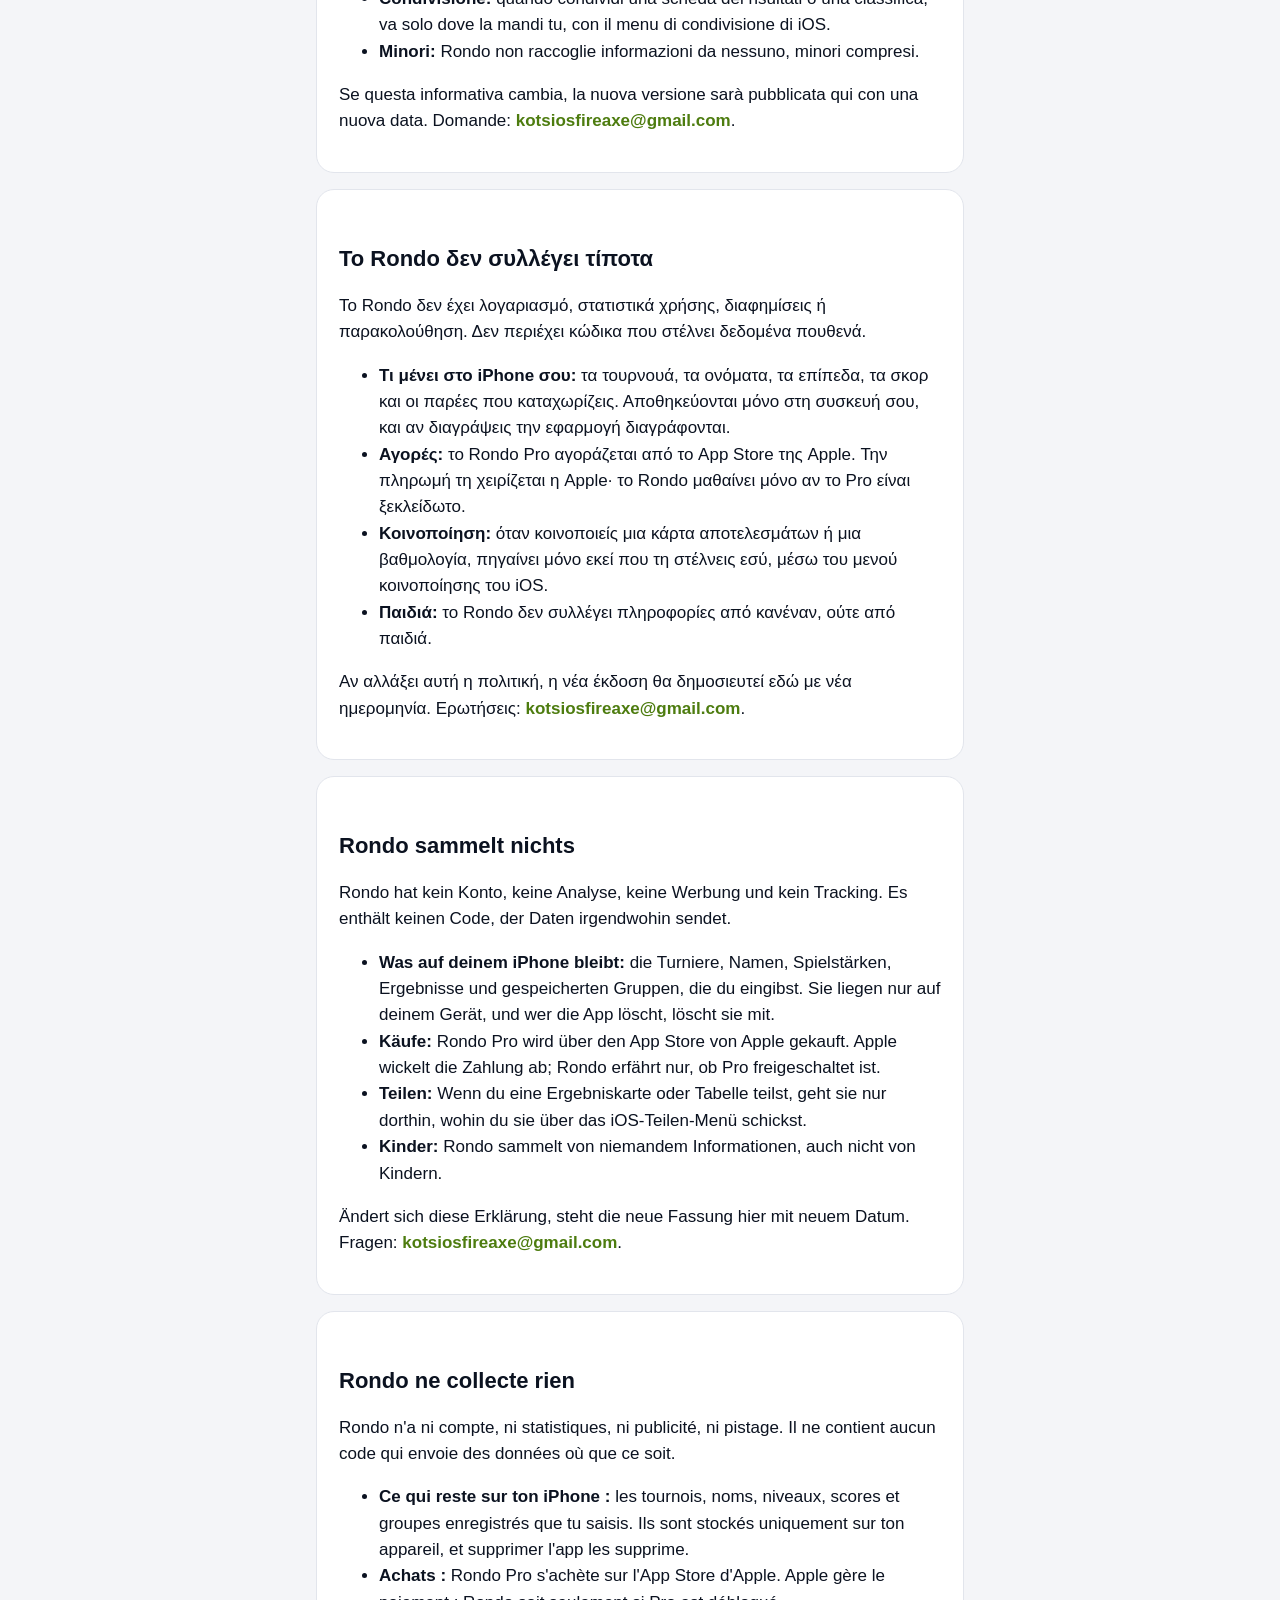
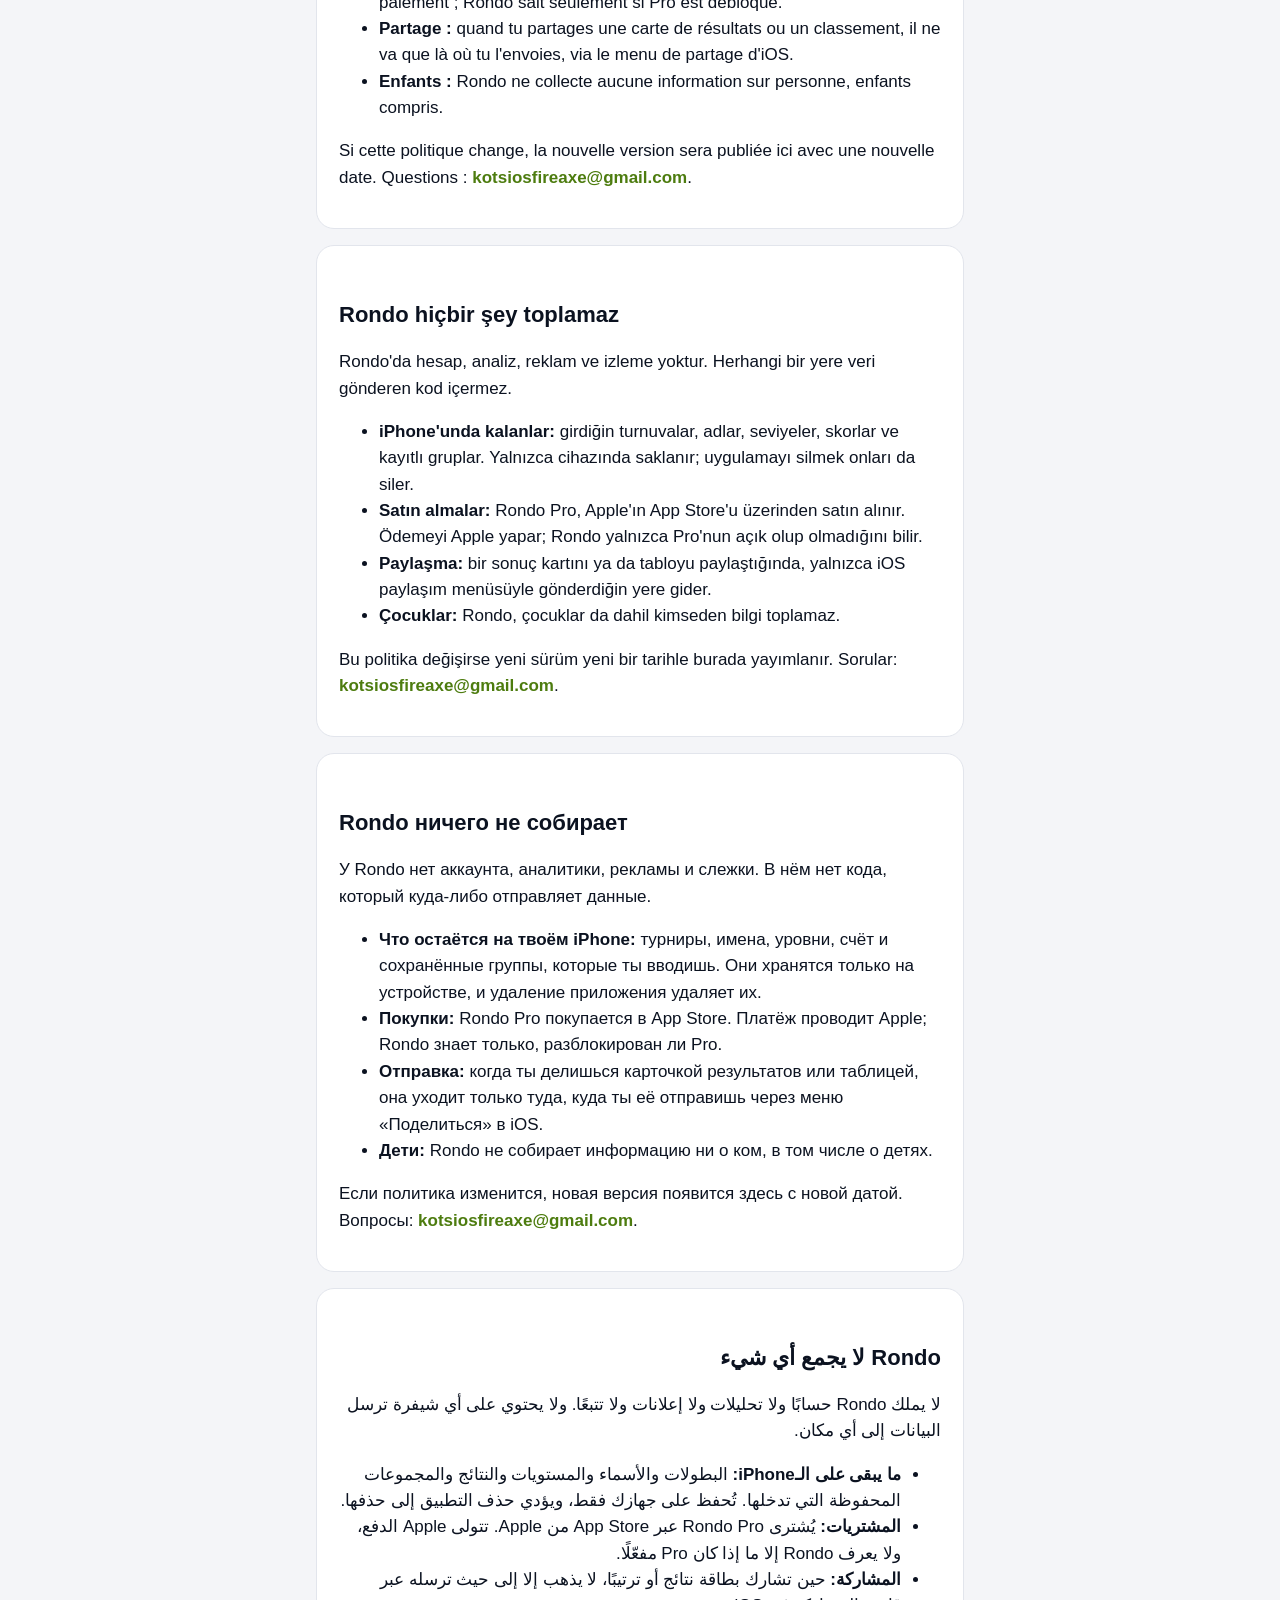
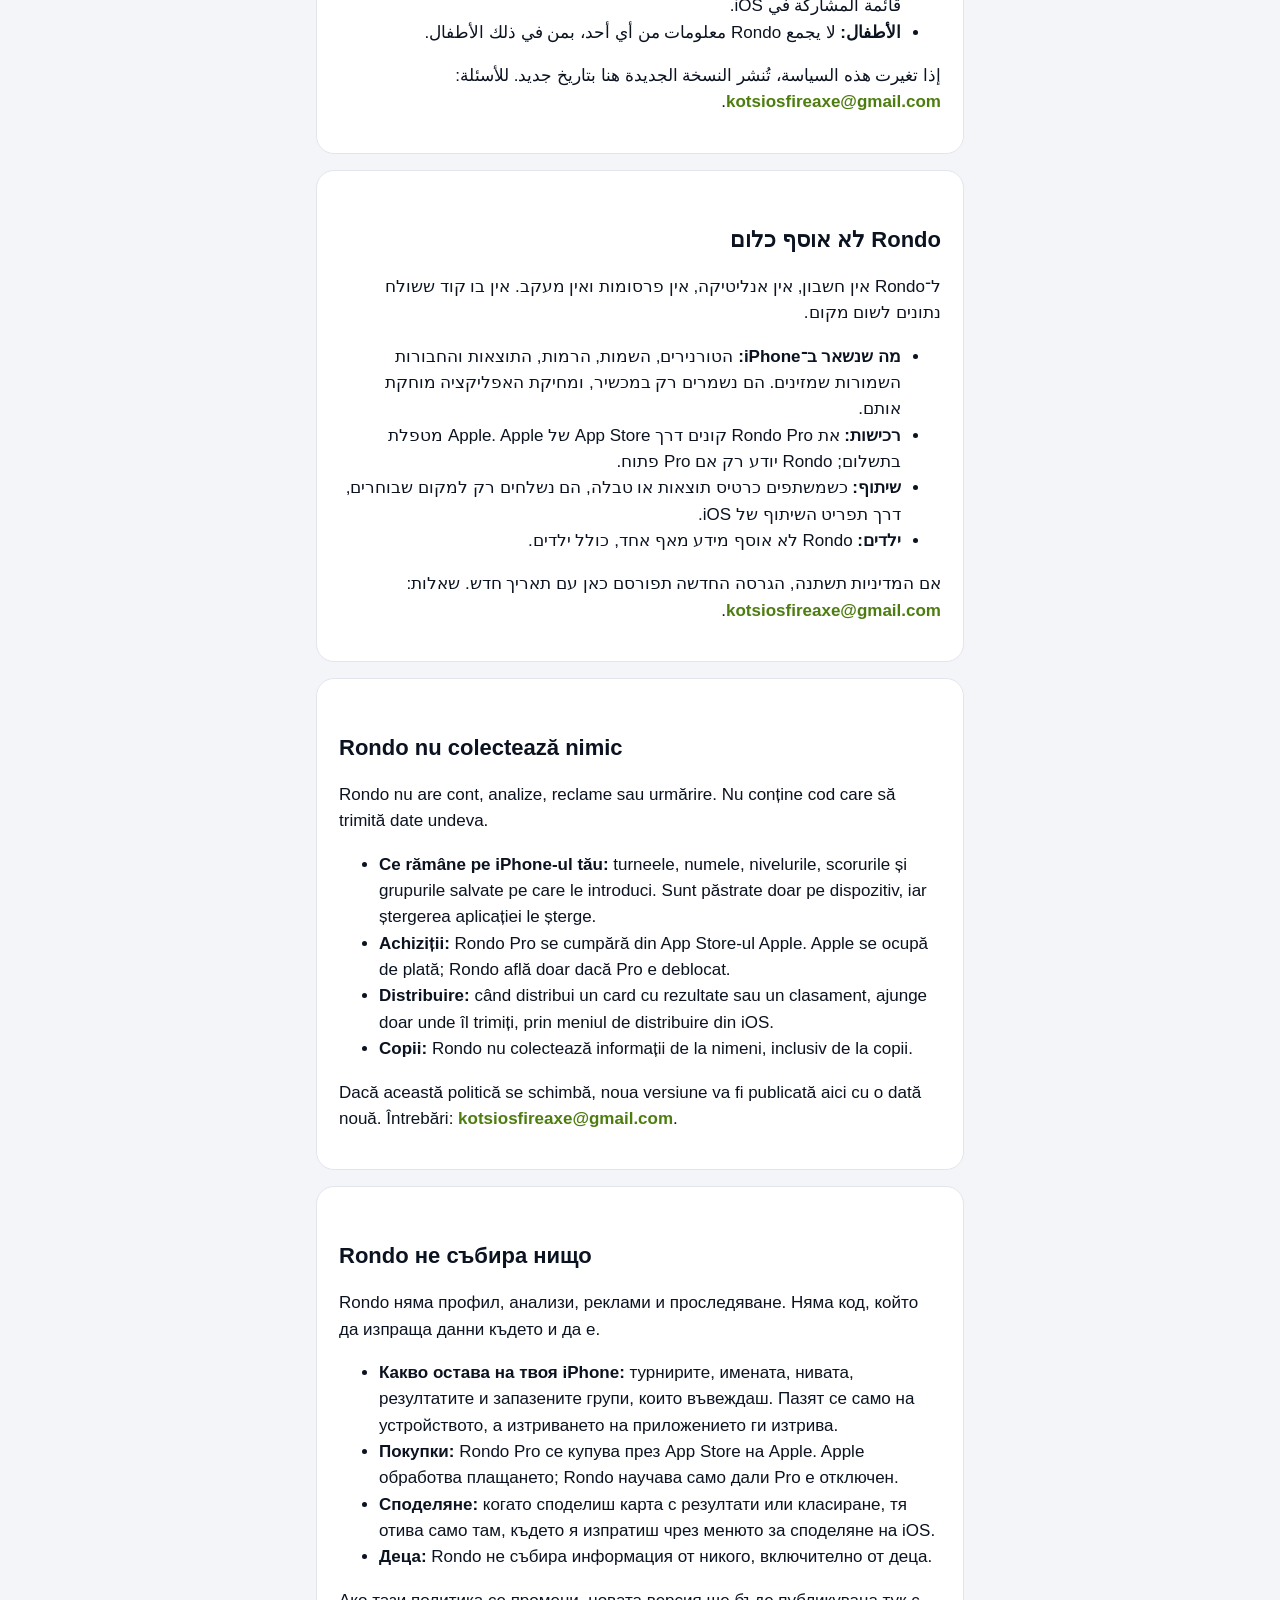
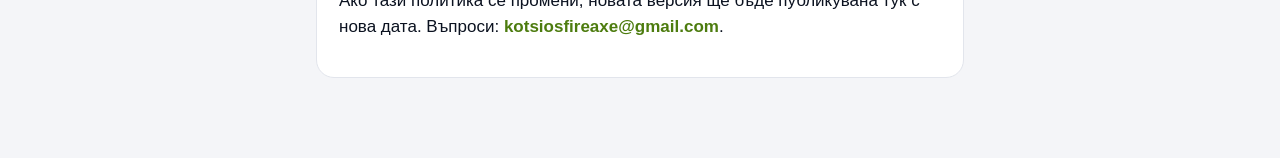
<file: rondo/privacy-policy.html>
<!doctype html>
<html lang="en">
<head>
<meta charset="utf-8">
<meta name="viewport" content="width=device-width, initial-scale=1">
<title>Rondo Privacy Policy</title>
<link rel="stylesheet" href="style.css">
</head>
<body>
<main>
<h1>Rondo Privacy Policy</h1>
<p class="muted">Last updated 20 October 2026</p>
<nav><a href="#en">English</a><a href="#es">Español</a><a href="#it">Italiano</a><a href="#el">Ελληνικά</a><a href="#de" lang="de">Deutsch</a><a href="#fr" lang="fr">Français</a><a href="#tr" lang="tr">Türkçe</a><a href="#ru" lang="ru">Русский</a><a href="#ar" lang="ar">العربية</a><a href="#he" lang="he">עברית</a><a href="#ro" lang="ro">Română</a><a href="#bg" lang="bg">Български</a></nav>

<section id="en" class="card">
<h2>Rondo collects nothing</h2>
<p>Rondo has no account, no analytics, no advertising and no tracking. It contains no code that sends data anywhere.</p>
<ul>
<li><strong>What stays on your iPhone:</strong> the sessions, names, skill ratings, scores and saved groups you enter. They are stored on your device only, and deleting the app deletes them.</li>
<li><strong>Purchases:</strong> Rondo Pro is bought through Apple's App Store. Apple handles the payment; Rondo only learns whether Pro is unlocked.</li>
<li><strong>Sharing:</strong> when you share a results card or a table, it goes only where you send it, through the iOS share sheet.</li>
<li><strong>Children:</strong> Rondo collects no information from anyone, children included.</li>
</ul>
<p>If this policy ever changes, the new version will be posted here with a new date. Questions: <a href="mailto:kotsiosfireaxe@gmail.com">kotsiosfireaxe@gmail.com</a>.</p>
</section>

<section id="es" class="card" lang="es">
<h2>Rondo no recopila nada</h2>
<p>Rondo no tiene cuenta, ni analíticas, ni publicidad, ni rastreo. No contiene código que envíe datos a ningún sitio.</p>
<ul>
<li><strong>Lo que se queda en tu iPhone:</strong> las sesiones, nombres, niveles, resultados y grupos que introduces. Se guardan solo en tu dispositivo, y al borrar la app se borran.</li>
<li><strong>Compras:</strong> Rondo Pro se compra en el App Store de Apple. Apple gestiona el pago; Rondo solo sabe si Pro está desbloqueado.</li>
<li><strong>Compartir:</strong> cuando compartes una tarjeta de resultados o una clasificación, solo va adonde tú la envías, con el menú de compartir de iOS.</li>
<li><strong>Menores:</strong> Rondo no recopila información de nadie, tampoco de menores.</li>
</ul>
<p>Si esta política cambia, la nueva versión se publicará aquí con una fecha nueva. Preguntas: <a href="mailto:kotsiosfireaxe@gmail.com">kotsiosfireaxe@gmail.com</a>.</p>
</section>

<section id="it" class="card" lang="it">
<h2>Rondo non raccoglie nulla</h2>
<p>Rondo non ha account, né statistiche d'uso, né pubblicità, né tracciamento. Non contiene codice che invii dati da qualche parte.</p>
<ul>
<li><strong>Cosa resta sul tuo iPhone:</strong> le sessioni, i nomi, i livelli, i punteggi e i gruppi che inserisci. Sono salvati solo sul dispositivo, ed eliminando l'app vengono eliminati.</li>
<li><strong>Acquisti:</strong> Rondo Pro si acquista sull'App Store di Apple. Apple gestisce il pagamento; Rondo sa solo se Pro è sbloccato.</li>
<li><strong>Condivisione:</strong> quando condividi una scheda dei risultati o una classifica, va solo dove la mandi tu, con il menu di condivisione di iOS.</li>
<li><strong>Minori:</strong> Rondo non raccoglie informazioni da nessuno, minori compresi.</li>
</ul>
<p>Se questa informativa cambia, la nuova versione sarà pubblicata qui con una nuova data. Domande: <a href="mailto:kotsiosfireaxe@gmail.com">kotsiosfireaxe@gmail.com</a>.</p>
</section>

<section id="el" class="card" lang="el">
<h2>Το Rondo δεν συλλέγει τίποτα</h2>
<p>Το Rondo δεν έχει λογαριασμό, στατιστικά χρήσης, διαφημίσεις ή παρακολούθηση. Δεν περιέχει κώδικα που στέλνει δεδομένα πουθενά.</p>
<ul>
<li><strong>Τι μένει στο iPhone σου:</strong> τα τουρνουά, τα ονόματα, τα επίπεδα, τα σκορ και οι παρέες που καταχωρίζεις. Αποθηκεύονται μόνο στη συσκευή σου, και αν διαγράψεις την εφαρμογή διαγράφονται.</li>
<li><strong>Αγορές:</strong> το Rondo Pro αγοράζεται από το App Store της Apple. Την πληρωμή τη χειρίζεται η Apple· το Rondo μαθαίνει μόνο αν το Pro είναι ξεκλείδωτο.</li>
<li><strong>Κοινοποίηση:</strong> όταν κοινοποιείς μια κάρτα αποτελεσμάτων ή μια βαθμολογία, πηγαίνει μόνο εκεί που τη στέλνεις εσύ, μέσω του μενού κοινοποίησης του iOS.</li>
<li><strong>Παιδιά:</strong> το Rondo δεν συλλέγει πληροφορίες από κανέναν, ούτε από παιδιά.</li>
</ul>
<p>Αν αλλάξει αυτή η πολιτική, η νέα έκδοση θα δημοσιευτεί εδώ με νέα ημερομηνία. Ερωτήσεις: <a href="mailto:kotsiosfireaxe@gmail.com">kotsiosfireaxe@gmail.com</a>.</p>
</section>
<section id="de" class="card" lang="de">
<h2>Rondo sammelt nichts</h2>
<p>Rondo hat kein Konto, keine Analyse, keine Werbung und kein Tracking. Es enthält keinen Code, der Daten irgendwohin sendet.</p>
<ul>
<li><strong>Was auf deinem iPhone bleibt:</strong> die Turniere, Namen, Spielstärken, Ergebnisse und gespeicherten Gruppen, die du eingibst. Sie liegen nur auf deinem Gerät, und wer die App löscht, löscht sie mit.</li>
<li><strong>Käufe:</strong> Rondo Pro wird über den App Store von Apple gekauft. Apple wickelt die Zahlung ab; Rondo erfährt nur, ob Pro freigeschaltet ist.</li>
<li><strong>Teilen:</strong> Wenn du eine Ergebniskarte oder Tabelle teilst, geht sie nur dorthin, wohin du sie über das iOS-Teilen-Menü schickst.</li>
<li><strong>Kinder:</strong> Rondo sammelt von niemandem Informationen, auch nicht von Kindern.</li>
</ul>
<p>Ändert sich diese Erklärung, steht die neue Fassung hier mit neuem Datum. Fragen: <a href="mailto:kotsiosfireaxe@gmail.com">kotsiosfireaxe@gmail.com</a>.</p>
</section>

<section id="fr" class="card" lang="fr">
<h2>Rondo ne collecte rien</h2>
<p>Rondo n'a ni compte, ni statistiques, ni publicité, ni pistage. Il ne contient aucun code qui envoie des données où que ce soit.</p>
<ul>
<li><strong>Ce qui reste sur ton iPhone :</strong> les tournois, noms, niveaux, scores et groupes enregistrés que tu saisis. Ils sont stockés uniquement sur ton appareil, et supprimer l'app les supprime.</li>
<li><strong>Achats :</strong> Rondo Pro s'achète sur l'App Store d'Apple. Apple gère le paiement ; Rondo sait seulement si Pro est débloqué.</li>
<li><strong>Partage :</strong> quand tu partages une carte de résultats ou un classement, il ne va que là où tu l'envoies, via le menu de partage d'iOS.</li>
<li><strong>Enfants :</strong> Rondo ne collecte aucune information sur personne, enfants compris.</li>
</ul>
<p>Si cette politique change, la nouvelle version sera publiée ici avec une nouvelle date. Questions : <a href="mailto:kotsiosfireaxe@gmail.com">kotsiosfireaxe@gmail.com</a>.</p>
</section>

<section id="tr" class="card" lang="tr">
<h2>Rondo hiçbir şey toplamaz</h2>
<p>Rondo'da hesap, analiz, reklam ve izleme yoktur. Herhangi bir yere veri gönderen kod içermez.</p>
<ul>
<li><strong>iPhone'unda kalanlar:</strong> girdiğin turnuvalar, adlar, seviyeler, skorlar ve kayıtlı gruplar. Yalnızca cihazında saklanır; uygulamayı silmek onları da siler.</li>
<li><strong>Satın almalar:</strong> Rondo Pro, Apple'ın App Store'u üzerinden satın alınır. Ödemeyi Apple yapar; Rondo yalnızca Pro'nun açık olup olmadığını bilir.</li>
<li><strong>Paylaşma:</strong> bir sonuç kartını ya da tabloyu paylaştığında, yalnızca iOS paylaşım menüsüyle gönderdiğin yere gider.</li>
<li><strong>Çocuklar:</strong> Rondo, çocuklar da dahil kimseden bilgi toplamaz.</li>
</ul>
<p>Bu politika değişirse yeni sürüm yeni bir tarihle burada yayımlanır. Sorular: <a href="mailto:kotsiosfireaxe@gmail.com">kotsiosfireaxe@gmail.com</a>.</p>
</section>

<section id="ru" class="card" lang="ru">
<h2>Rondo ничего не собирает</h2>
<p>У Rondo нет аккаунта, аналитики, рекламы и слежки. В нём нет кода, который куда-либо отправляет данные.</p>
<ul>
<li><strong>Что остаётся на твоём iPhone:</strong> турниры, имена, уровни, счёт и сохранённые группы, которые ты вводишь. Они хранятся только на устройстве, и удаление приложения удаляет их.</li>
<li><strong>Покупки:</strong> Rondo Pro покупается в App Store. Платёж проводит Apple; Rondo знает только, разблокирован ли Pro.</li>
<li><strong>Отправка:</strong> когда ты делишься карточкой результатов или таблицей, она уходит только туда, куда ты её отправишь через меню «Поделиться» в iOS.</li>
<li><strong>Дети:</strong> Rondo не собирает информацию ни о ком, в том числе о детях.</li>
</ul>
<p>Если политика изменится, новая версия появится здесь с новой датой. Вопросы: <a href="mailto:kotsiosfireaxe@gmail.com">kotsiosfireaxe@gmail.com</a>.</p>
</section>

<section id="ar" class="card" lang="ar" dir="rtl">
<h2>Rondo لا يجمع أي شيء</h2>
<p>لا يملك Rondo حسابًا ولا تحليلات ولا إعلانات ولا تتبعًا. ولا يحتوي على أي شيفرة ترسل البيانات إلى أي مكان.</p>
<ul>
<li><strong>ما يبقى على الـiPhone:</strong> البطولات والأسماء والمستويات والنتائج والمجموعات المحفوظة التي تدخلها. تُحفظ على جهازك فقط، ويؤدي حذف التطبيق إلى حذفها.</li>
<li><strong>المشتريات:</strong> يُشترى Rondo Pro عبر App Store من Apple. تتولى Apple الدفع، ولا يعرف Rondo إلا ما إذا كان Pro مفعّلًا.</li>
<li><strong>المشاركة:</strong> حين تشارك بطاقة نتائج أو ترتيبًا، لا يذهب إلا إلى حيث ترسله عبر قائمة المشاركة في iOS.</li>
<li><strong>الأطفال:</strong> لا يجمع Rondo معلومات من أي أحد، بمن في ذلك الأطفال.</li>
</ul>
<p>إذا تغيرت هذه السياسة، تُنشر النسخة الجديدة هنا بتاريخ جديد. للأسئلة: <a href="mailto:kotsiosfireaxe@gmail.com">kotsiosfireaxe@gmail.com</a>.</p>
</section>

<section id="he" class="card" lang="he" dir="rtl">
<h2>Rondo לא אוסף כלום</h2>
<p>ל־Rondo אין חשבון, אין אנליטיקה, אין פרסומות ואין מעקב. אין בו קוד ששולח נתונים לשום מקום.</p>
<ul>
<li><strong>מה שנשאר ב־iPhone:</strong> הטורנירים, השמות, הרמות, התוצאות והחבורות השמורות שמזינים. הם נשמרים רק במכשיר, ומחיקת האפליקציה מוחקת אותם.</li>
<li><strong>רכישות:</strong> את Rondo Pro קונים דרך App Store של Apple. Apple מטפלת בתשלום; Rondo יודע רק אם Pro פתוח.</li>
<li><strong>שיתוף:</strong> כשמשתפים כרטיס תוצאות או טבלה, הם נשלחים רק למקום שבוחרים, דרך תפריט השיתוף של iOS.</li>
<li><strong>ילדים:</strong> Rondo לא אוסף מידע מאף אחד, כולל ילדים.</li>
</ul>
<p>אם המדיניות תשתנה, הגרסה החדשה תפורסם כאן עם תאריך חדש. שאלות: <a href="mailto:kotsiosfireaxe@gmail.com">kotsiosfireaxe@gmail.com</a>.</p>
</section>

<section id="ro" class="card" lang="ro">
<h2>Rondo nu colectează nimic</h2>
<p>Rondo nu are cont, analize, reclame sau urmărire. Nu conține cod care să trimită date undeva.</p>
<ul>
<li><strong>Ce rămâne pe iPhone-ul tău:</strong> turneele, numele, nivelurile, scorurile și grupurile salvate pe care le introduci. Sunt păstrate doar pe dispozitiv, iar ștergerea aplicației le șterge.</li>
<li><strong>Achiziții:</strong> Rondo Pro se cumpără din App Store-ul Apple. Apple se ocupă de plată; Rondo află doar dacă Pro e deblocat.</li>
<li><strong>Distribuire:</strong> când distribui un card cu rezultate sau un clasament, ajunge doar unde îl trimiți, prin meniul de distribuire din iOS.</li>
<li><strong>Copii:</strong> Rondo nu colectează informații de la nimeni, inclusiv de la copii.</li>
</ul>
<p>Dacă această politică se schimbă, noua versiune va fi publicată aici cu o dată nouă. Întrebări: <a href="mailto:kotsiosfireaxe@gmail.com">kotsiosfireaxe@gmail.com</a>.</p>
</section>

<section id="bg" class="card" lang="bg">
<h2>Rondo не събира нищо</h2>
<p>Rondo няма профил, анализи, реклами и проследяване. Няма код, който да изпраща данни където и да е.</p>
<ul>
<li><strong>Какво остава на твоя iPhone:</strong> турнирите, имената, нивата, резултатите и запазените групи, които въвеждаш. Пазят се само на устройството, а изтриването на приложението ги изтрива.</li>
<li><strong>Покупки:</strong> Rondo Pro се купува през App Store на Apple. Apple обработва плащането; Rondo научава само дали Pro е отключен.</li>
<li><strong>Споделяне:</strong> когато споделиш карта с резултати или класиране, тя отива само там, където я изпратиш чрез менюто за споделяне на iOS.</li>
<li><strong>Деца:</strong> Rondo не събира информация от никого, включително от деца.</li>
</ul>
<p>Ако тази политика се промени, новата версия ще бъде публикувана тук с нова дата. Въпроси: <a href="mailto:kotsiosfireaxe@gmail.com">kotsiosfireaxe@gmail.com</a>.</p>
</section>
</main>
</body>
</html>
</file>
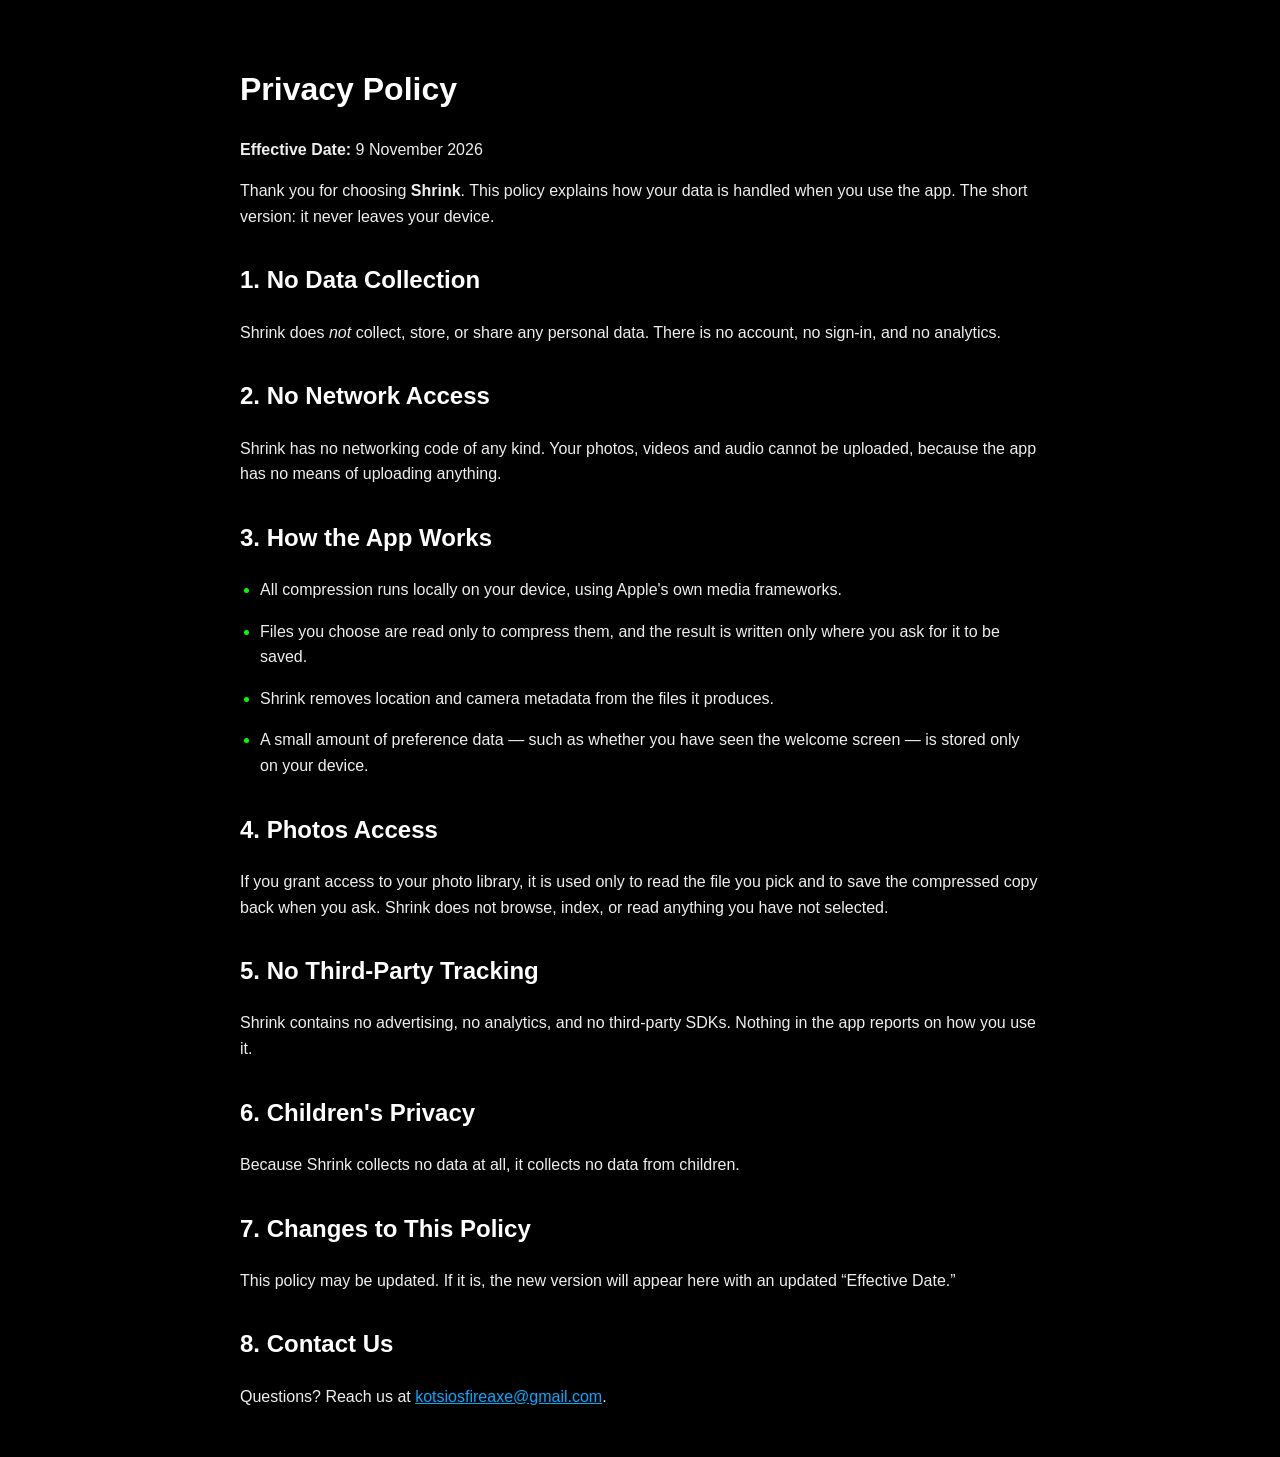
<file: shrink/privacy-policy.html>
<!DOCTYPE html>
<html lang="en">
<head>
  <meta charset="UTF-8" />
  <meta name="viewport" content="width=device-width,initial-scale=1" />
  <title>Shrink – Privacy Policy</title>
  <style>
    body {
      margin: 0;
      padding: 0;
      font-family: -apple-system, BlinkMacSystemFont, "Segoe UI", Roboto, sans-serif;
      background: #000;
      color: #eee;
      line-height: 1.6;
    }
    a { color: #0af; }
    main {
      max-width: 800px;
      margin: 0 auto;
      padding: 2rem;
    }
    h1, h2 { margin-top: 2rem; color: #fff; }
    p, li { margin-bottom: 1rem; }
    ul { padding-left: 1.25rem; }
    ul li::marker { color: #0f0; }
  </style>
</head>
<body>
  <main>
    <h1>Privacy Policy</h1>
    <p><strong>Effective Date:</strong> 9 November 2026</p>
    <p>Thank you for choosing <strong>Shrink</strong>. This policy explains how your data is handled when you use the app. The short version: it never leaves your device.</p>

    <h2>1. No Data Collection</h2>
    <p>Shrink does <em>not</em> collect, store, or share any personal data. There is no account, no sign-in, and no analytics.</p>

    <h2>2. No Network Access</h2>
    <p>Shrink has no networking code of any kind. Your photos, videos and audio cannot be uploaded, because the app has no means of uploading anything.</p>

    <h2>3. How the App Works</h2>
    <ul>
      <li>All compression runs locally on your device, using Apple's own media frameworks.</li>
      <li>Files you choose are read only to compress them, and the result is written only where you ask for it to be saved.</li>
      <li>Shrink removes location and camera metadata from the files it produces.</li>
      <li>A small amount of preference data — such as whether you have seen the welcome screen — is stored only on your device.</li>
    </ul>

    <h2>4. Photos Access</h2>
    <p>If you grant access to your photo library, it is used only to read the file you pick and to save the compressed copy back when you ask. Shrink does not browse, index, or read anything you have not selected.</p>

    <h2>5. No Third-Party Tracking</h2>
    <p>Shrink contains no advertising, no analytics, and no third-party SDKs. Nothing in the app reports on how you use it.</p>

    <h2>6. Children's Privacy</h2>
    <p>Because Shrink collects no data at all, it collects no data from children.</p>

    <h2>7. Changes to This Policy</h2>
    <p>This policy may be updated. If it is, the new version will appear here with an updated “Effective Date.”</p>

    <h2>8. Contact Us</h2>
    <p>Questions? Reach us at <a href="mailto:kotsiosfireaxe@gmail.com">kotsiosfireaxe@gmail.com</a>.</p>
  </main>
</body>
</html>
</file>
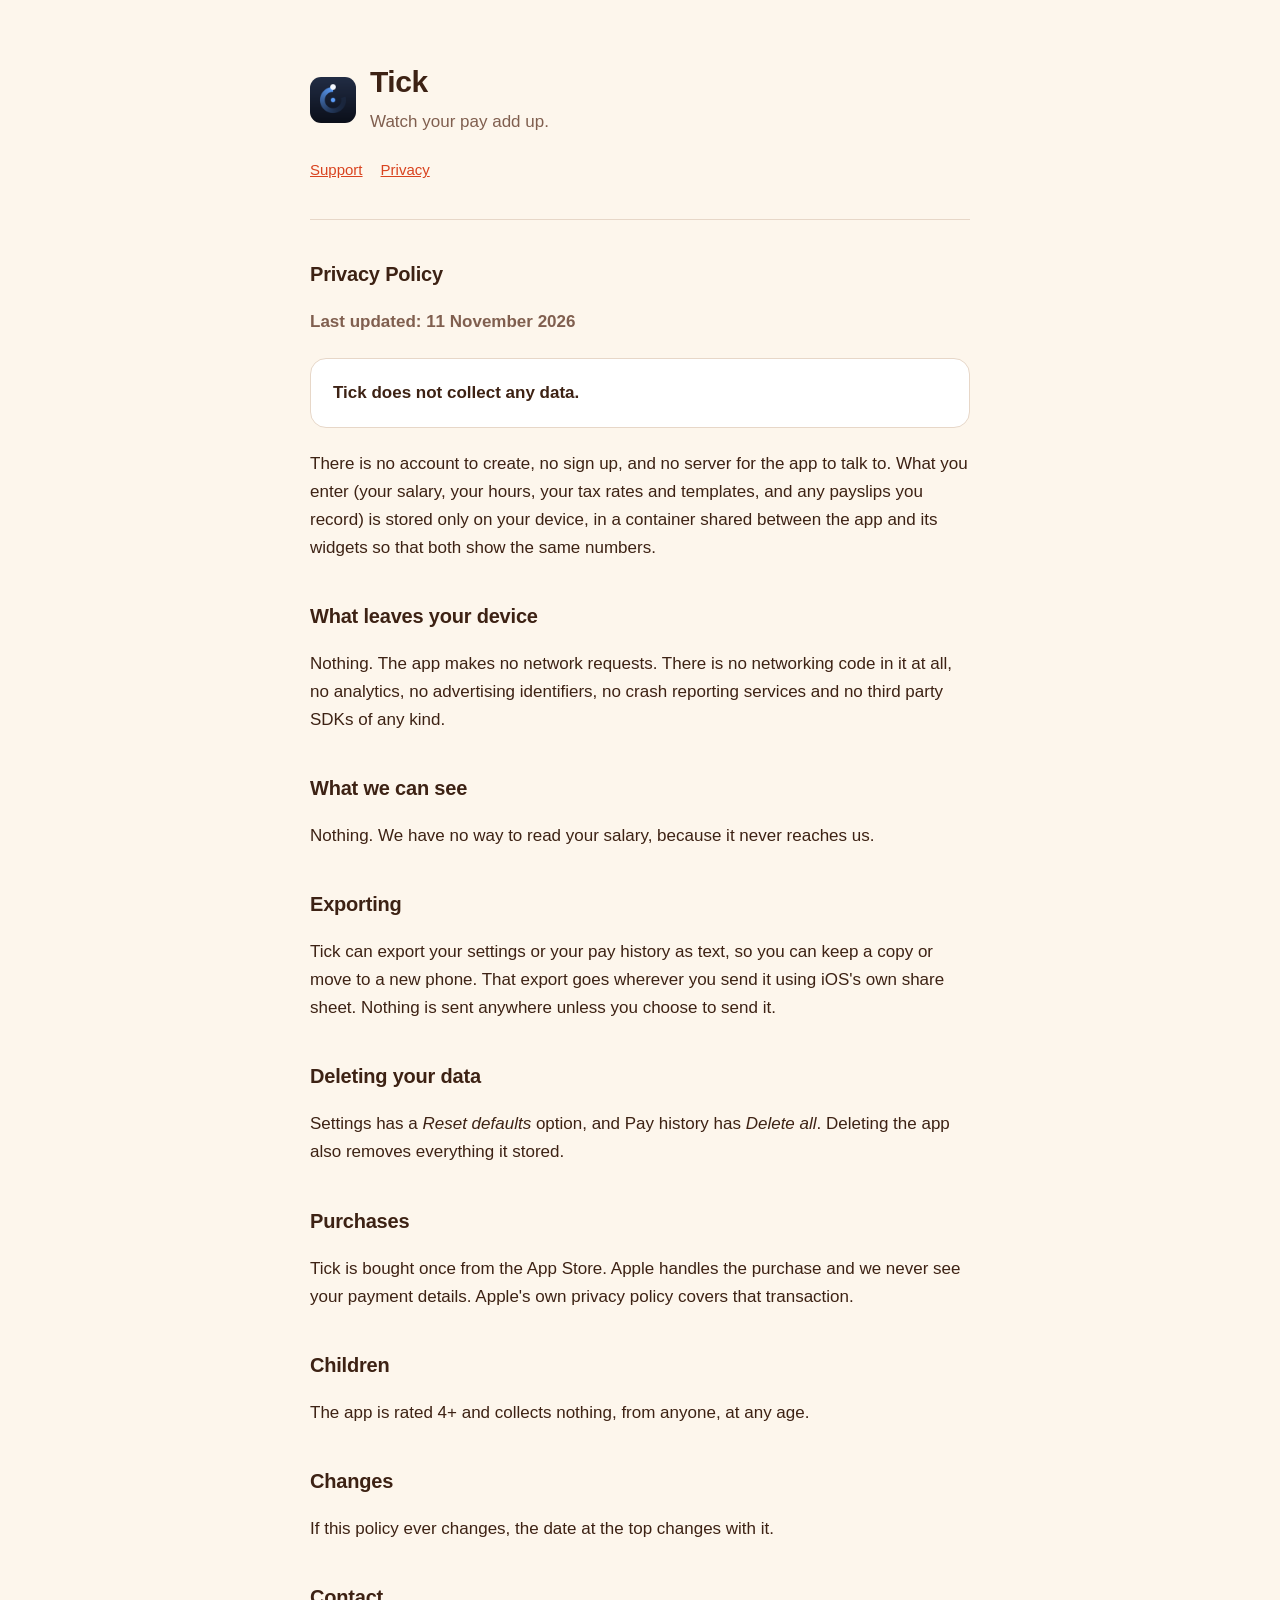
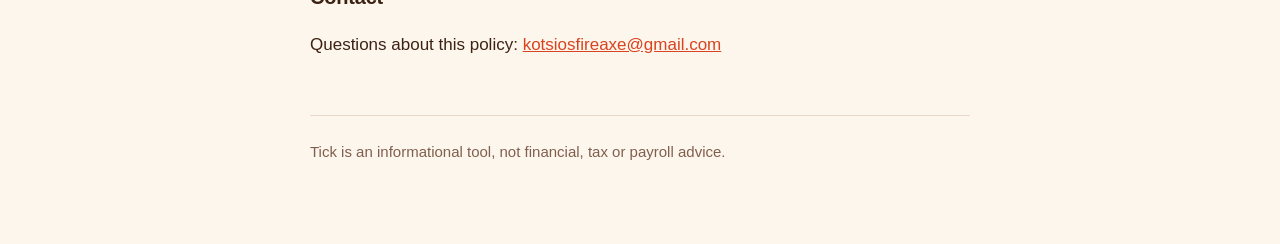
<file: tick/privacy-policy.html>
<!doctype html>
<html lang="en">
<head>
<meta charset="utf-8">
<meta name="viewport" content="width=device-width, initial-scale=1">
<title>Tick: Live Salary Counter — Privacy Policy</title>
<meta name="description" content="Privacy policy for the Tick live salary counter iPhone app. No data is collected.">

<style>
:root {
  --bg: #fdf6ec;
  --surface: #ffffff;
  --ink: #3d2214;
  --muted: #805f4f;
  --line: #e7d7c8;
  --accent: #d9431f;
}
@media (prefers-color-scheme: dark) {
  :root {
    --bg: #171110;
    --surface: #211917;
    --ink: #f0e5de;
    --muted: #b09a8e;
    --line: #342723;
    --accent: #ff8a5c;
  }
}
* { box-sizing: border-box; }
body {
  margin: 0;
  padding: 0 20px 80px;
  background: var(--bg);
  color: var(--ink);
  font: 17px/1.65 -apple-system, BlinkMacSystemFont, "Segoe UI", Roboto, Helvetica, Arial, sans-serif;
  -webkit-font-smoothing: antialiased;
}
.wrap { max-width: 660px; margin: 0 auto; }
header { padding: 64px 0 36px; border-bottom: 1px solid var(--line); margin-bottom: 36px; }
.brand { display: flex; align-items: center; gap: 14px; }
h1 { font-size: 30px; line-height: 1.2; margin: 0; letter-spacing: -0.015em; }
.tag { color: var(--muted); margin: 8px 0 0; }
h2 { font-size: 20px; margin: 38px 0 10px; letter-spacing: -0.01em; }
h3 { font-size: 17px; margin: 26px 0 6px; }
p, li { color: var(--ink); }
.lede { color: var(--muted); }
a { color: var(--accent); }
ul { padding-left: 20px; }
li { margin: 6px 0; }
.card {
  background: var(--surface);
  border: 1px solid var(--line);
  border-radius: 16px;
  padding: 20px 22px;
  margin: 22px 0;
}
nav { margin-top: 22px; display: flex; gap: 18px; font-size: 15px; }
footer {
  margin-top: 56px; padding-top: 24px;
  border-top: 1px solid var(--line);
  color: var(--muted); font-size: 15px;
}
</style>
</head>
<body>
  <div class="wrap">
    <header>
      <div class="brand">
        <img src="[data-uri]" alt="" width="46" height="46" style="border-radius:11px;flex:none">
        <div>
          <h1>Tick</h1>
          <p class="tag">Watch your pay add up.</p>
        </div>
      </div>
      <nav><a href="index.html">Support</a><a href="privacy-policy.html">Privacy</a></nav>
    </header>
    <h2>Privacy Policy</h2>
    <p class="lede"><strong>Last updated: 11 November 2026</strong></p>

    <div class="card">
      <strong>Tick does not collect any data.</strong>
    </div>

    <p>There is no account to create, no sign up, and no server for the app to
    talk to. What you enter (your salary, your hours, your tax rates and
    templates, and any payslips you record) is stored only on your device, in a
    container shared between the app and its widgets so that both show the same
    numbers.</p>

    <h2>What leaves your device</h2>
    <p>Nothing. The app makes no network requests. There is no networking code
    in it at all, no analytics, no advertising identifiers, no crash reporting
    services and no third party SDKs of any kind.</p>

    <h2>What we can see</h2>
    <p>Nothing. We have no way to read your salary, because it never reaches
    us.</p>

    <h2>Exporting</h2>
    <p>Tick can export your settings or your pay history as text, so you can
    keep a copy or move to a new phone. That export goes wherever you send it
    using iOS's own share sheet. Nothing is sent anywhere unless you choose to
    send it.</p>

    <h2>Deleting your data</h2>
    <p>Settings has a <em>Reset defaults</em> option, and Pay history has
    <em>Delete all</em>. Deleting the app also removes everything it stored.</p>

    <h2>Purchases</h2>
    <p>Tick is bought once from the App Store. Apple handles the purchase and
    we never see your payment details. Apple's own privacy policy covers that
    transaction.</p>

    <h2>Children</h2>
    <p>The app is rated 4+ and collects nothing, from anyone, at any age.</p>

    <h2>Changes</h2>
    <p>If this policy ever changes, the date at the top changes with it.</p>

    <h2>Contact</h2>
    <p>Questions about this policy:
    <a href="mailto:kotsiosfireaxe@gmail.com">kotsiosfireaxe@gmail.com</a></p>

    <footer>
      Tick is an informational tool, not financial, tax or payroll advice.
    </footer>
  </div>
</body>
</html>
</file>
<file: rondo/style.css>
:root { --bg: #f4f5f8; --card: #ffffff; --text: #0b1220; --muted: #4b5563; --accent: #4d7c0f; --line: #e2e5ec; }
@media (prefers-color-scheme: dark) { :root { --bg: #0b1220; --card: #131c2e; --text: #f1f4f9; --muted: #a7b0c0; --accent: #d4f53c; --line: #253047; } }
* { box-sizing: border-box; }
body { margin: 0; background: var(--bg); color: var(--text); font: 17px/1.55 -apple-system, BlinkMacSystemFont, "Segoe UI", sans-serif; }
main { max-width: 680px; margin: 0 auto; padding: 32px 16px 64px; }
h1 { font-size: 34px; margin: 0 0 4px; letter-spacing: -0.02em; }
h2 { font-size: 22px; margin: 32px 0 8px; }
p, li { color: var(--text); }
.muted { color: var(--muted); }
.card { background: var(--card); border: 1px solid var(--line); border-radius: 18px; padding: 20px 22px; margin: 16px 0; }
nav a, a { color: var(--accent); font-weight: 600; text-decoration: none; }
nav { display: flex; gap: 16px; margin: 12px 0 24px; flex-wrap: wrap; }
</file>
